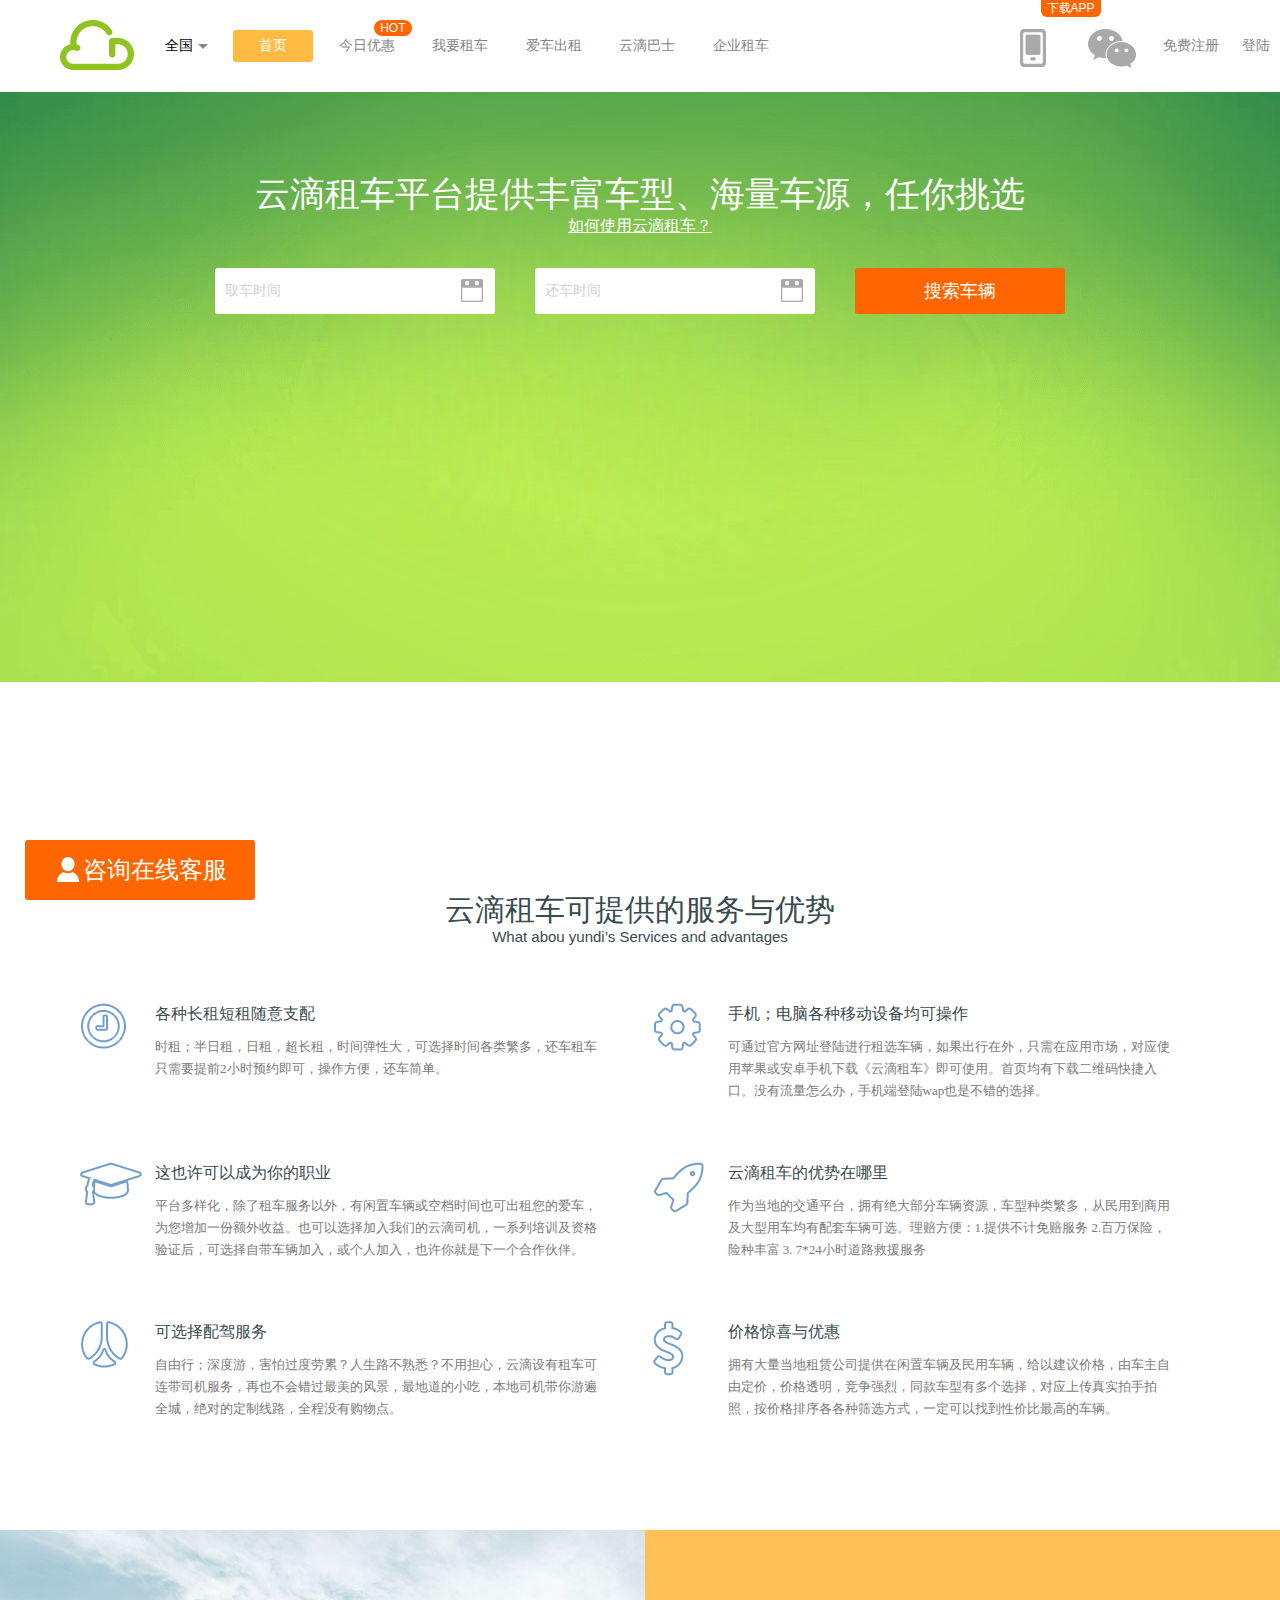
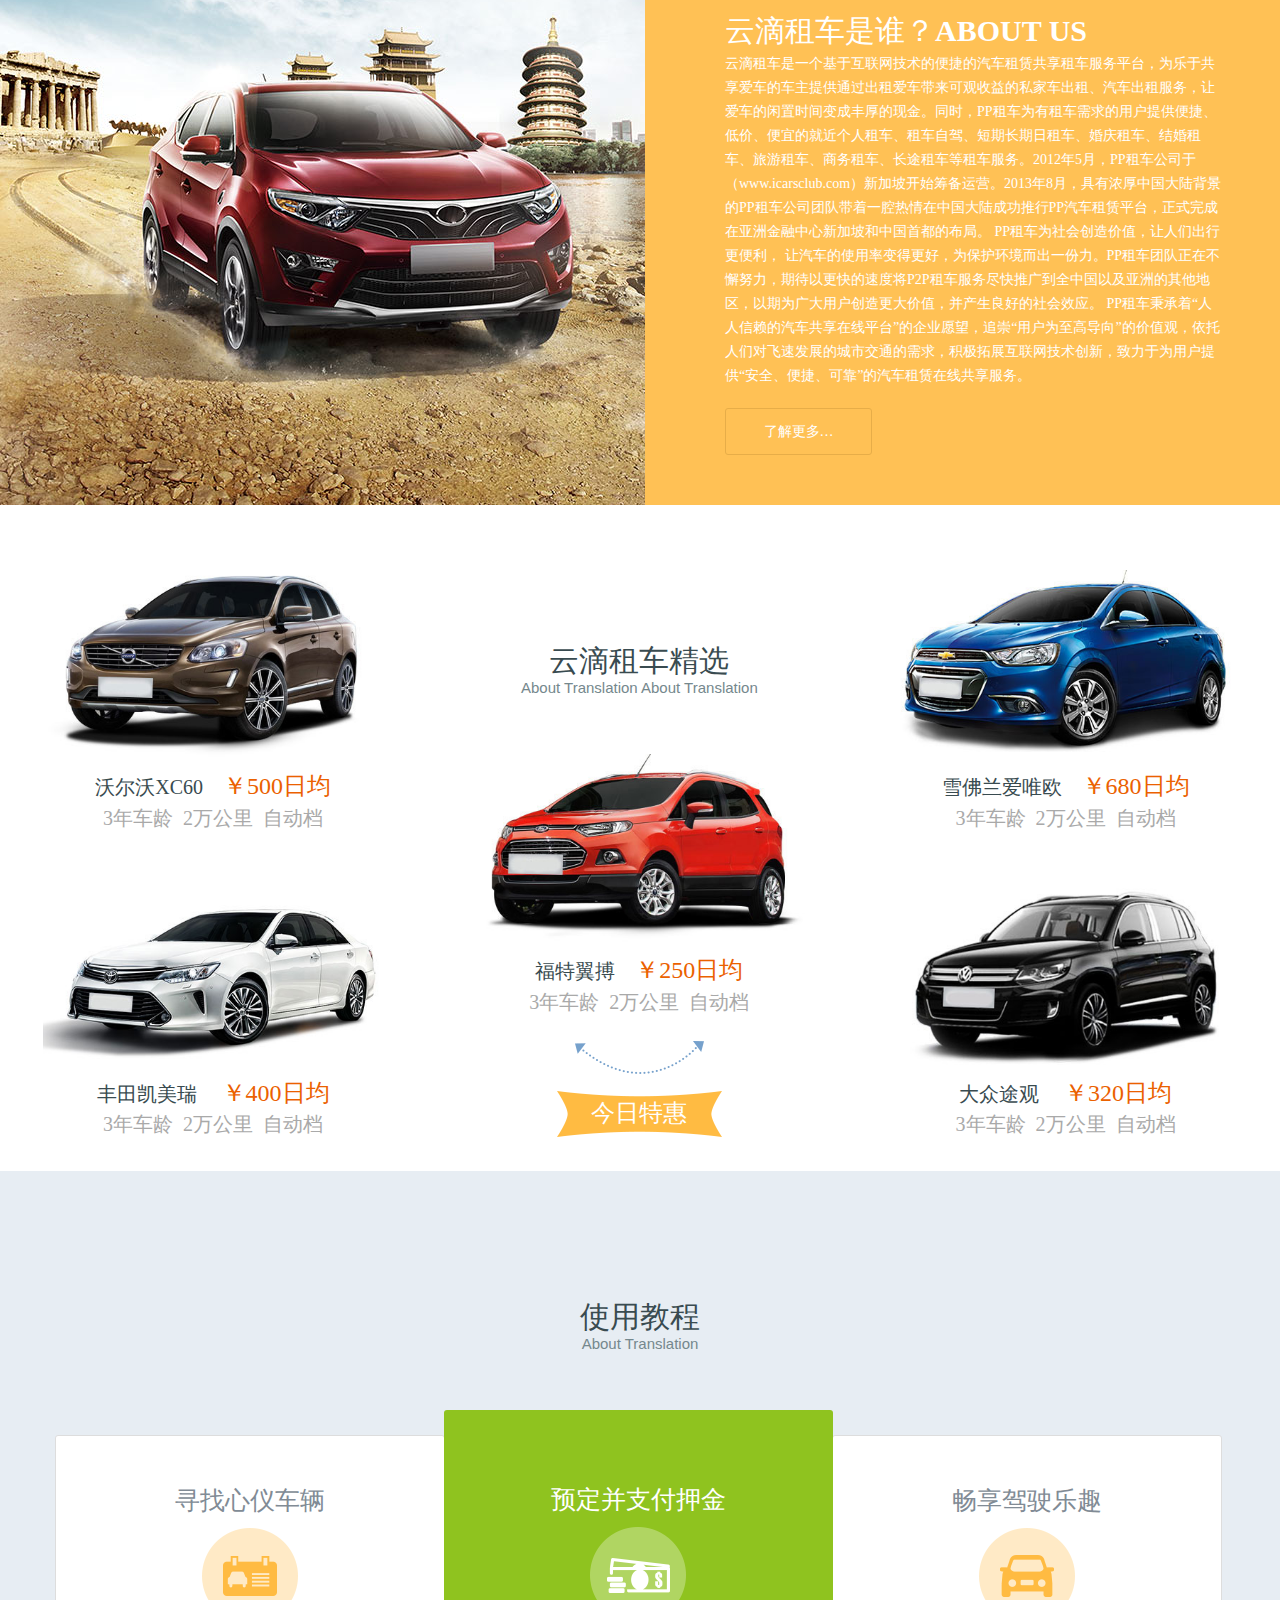
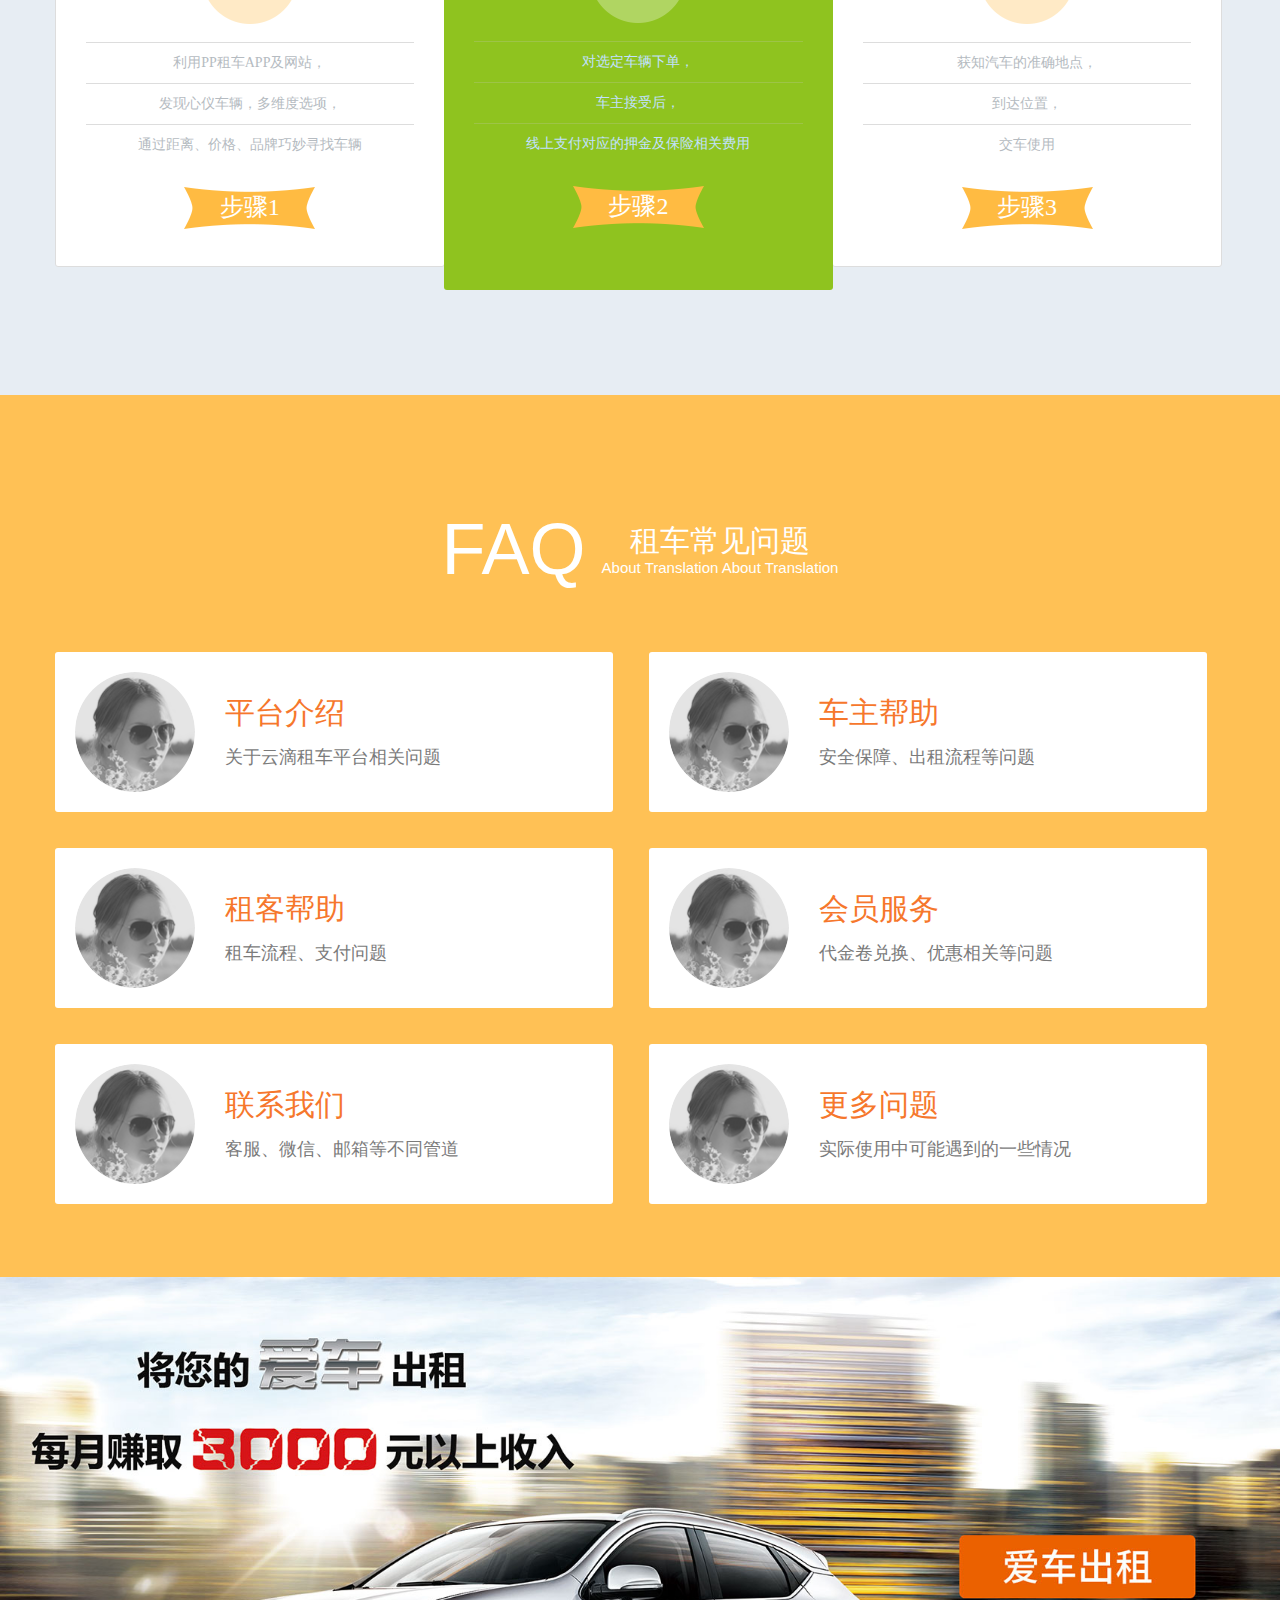
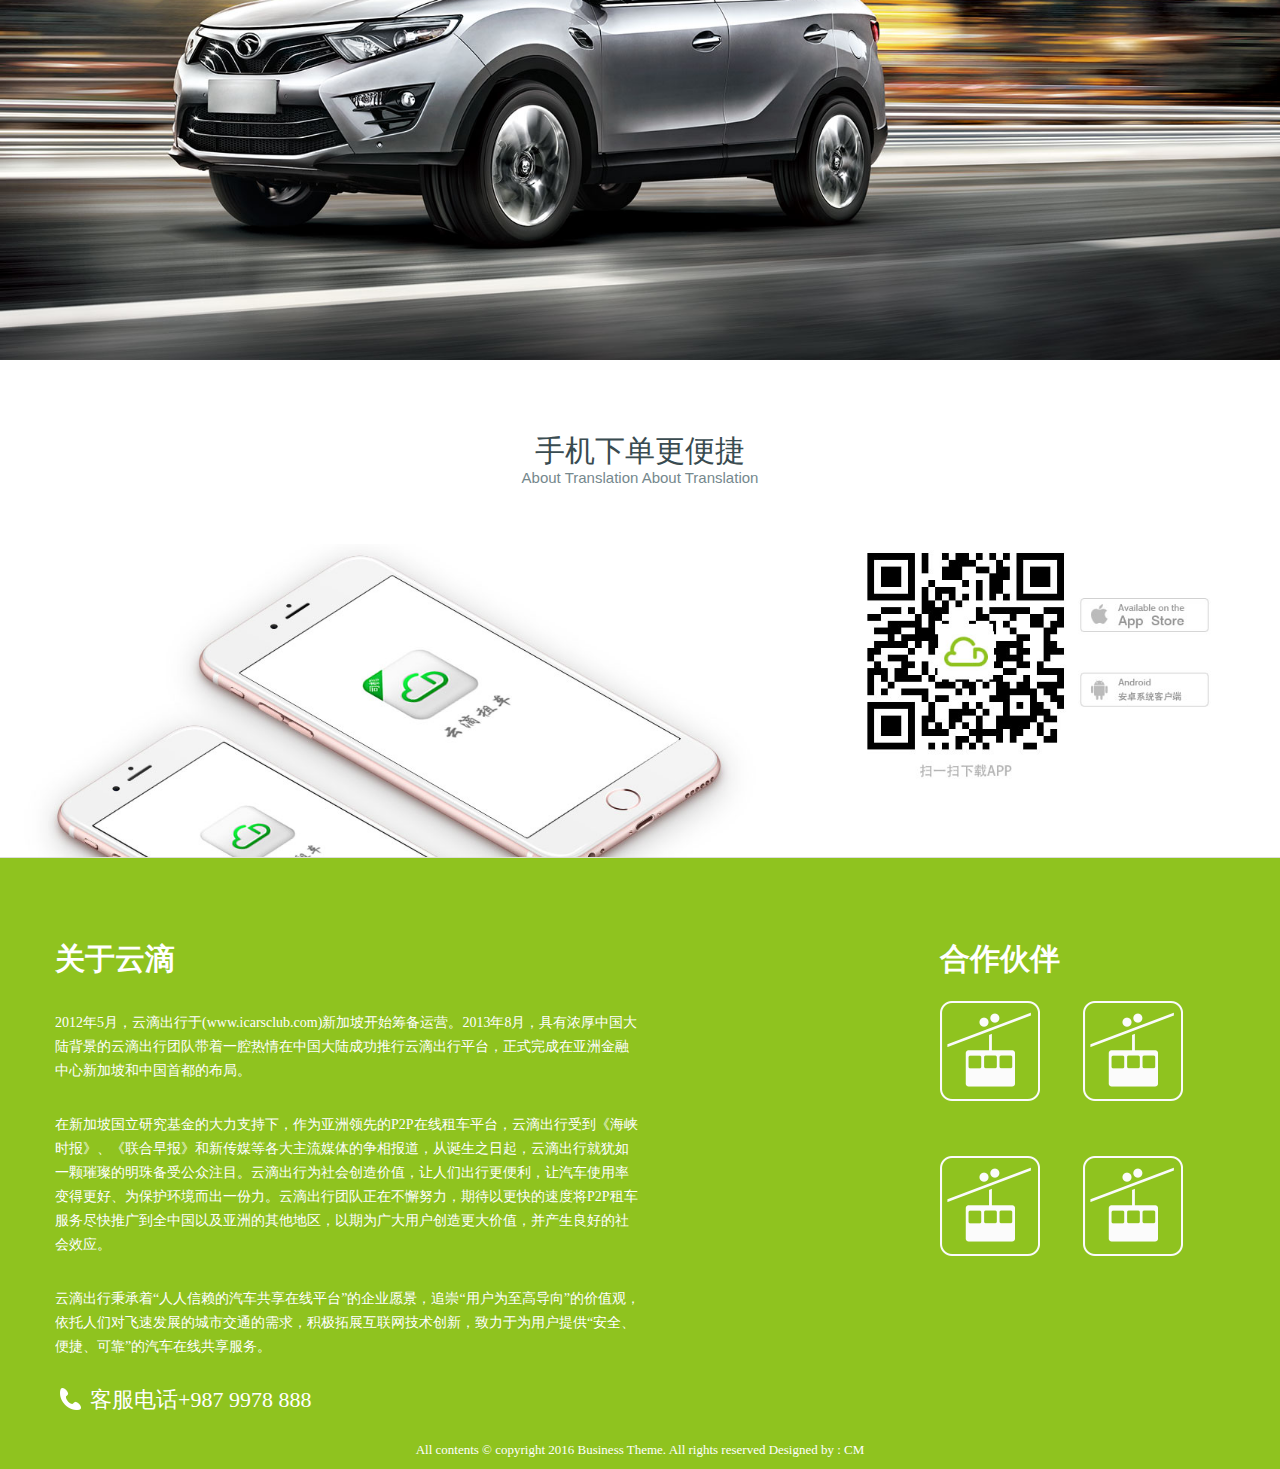
<file: index.html>
<!DOCTYPE html>

<!--[if lt IE 7]>  <html class="ie6" lang="zh-cmn-Hans"> <![endif]-->
<!--[if IE 7]>     <html class="ie7" lang="zh-cmn-Hans"> <![endif]-->
<!--[if IE 8]>     <html class="ie8" lang="zh-cmn-Hans"> <![endif]-->
<!--[if IE 9]>     <html class="ie9" lang="zh-cmn-Hans"> <![endif]-->
<!--[if (gt IE 9)|!(IE)]><!-->
<html lang="zh-cmn-Hans">
	<!--<![endif]-->

	<head>
		<meta charset="utf-8" />
		<meta http-equiv="X-UA-Compatible" content="IE=Edge,chrome=1">
		<meta name="renderer" content="webkit">
		<title>首页</title>
		<meta name="Description" content="" />
		<meta name="Keywords" content="" />
		<link rel="stylesheet" type="text/css" href="assets/css/common.css" />
		<link rel="stylesheet" type="text/css" href="assets/css/index.css" />
		<link rel="stylesheet" type="text/css" href="assets/css/datetime-picker.css" />
		<script src="assets/js/jquery-1.9.0.min.js" type="text/javascript"></script>
		<script src="assets/js/base.js" type="text/javascript"></script>
		<script src="assets/js/member.js" type="text/javascript"></script>
		<script src="assets/js/datetime-picker.js" type="text/javascript"></script>
		<!--[if lte IE 8]>
		<script src="assets/js/html5.js"></script>
	    <![endif]-->
	</head>

	<body>
		<header class="header header-fixed-top">
			<div class="header-wrap">
				<div class="header-left">
					<a class="logo fl-l" href=""><img src="assets/img/logo.png"></a>
					<div class="city-select">
						<span class="current-city" data-toggleparent="active">全国 <i class="triangle5"></i></span>
					</div>
				</div>
				<div class="header-right">
					<div class="qr-code-icon fl-l">
						<span class="tag tag-default">下载APP</span>
						<i class="header-icon app-icon icon"></i>
						<div class="icon qr-code-box qr-code-app">
							<img class="qr-code-box-img" src="assets/img/qr-code.png">
						</div>
					</div>
					<div class="qr-code-icon fl-l">
						<i class="header-icon weixin-icon icon"></i>
						<div class="icon qr-code-box qr-code-weixin">
							<img class="qr-code-box-img" src="assets/img/qr-code.png">
						</div>
					</div>
					<div class="user-link fl-l">
						<a href="reg.html">免费注册</a>
						<a href="javascript:;" data-toggleparent="active">登陆</a>	
		                <div class="login-form member-form pb55">
		                    <div class="login-tab">
		                        <a href="javascript:;" class="current fl-l">账户登录</a>
		                        <b class="h-line fl-l"></b>
		                        <a href="javascript:;" class="fl-r">手机动态登录</a>
		                    </div>
		                    <div class="login-tab-con current">
		                            <div class="input-group">
		                                <i class="icons icon-user"></i>
		                                <input type="text" name="username" id="username" class="i-text" placeholder="请输入手机号">
		                                <div class="error-tips"></div>
		                            </div>
		                            <div class="input-group">
		                                <i class="icons icon-key"></i>
		                                <input type="password" name="password" id="password" class="i-text" placeholder="请输入密码">
		                                <div class="error-tips"></div>
		                            </div>
		                    </div>
		                    <div class="login-tab-con">
		                            <div class="input-group">
		                                <i class="icons icon-user"></i>
		                                <input type="text" name="phonenumber" class="i-text" id="phonenumber" placeholder="请输入手机号码">
		                                <div class="error-tips"></div>
		                            </div>
		                            <div class="input-group">
		                                <i class="icons icon-key"></i>
		                                <span class="fl-r"><input type="button" class="vcode-btn btn" value=" 获取动态码"></span>
		                                <input type="text" name="vcode" id="vcode" class="i-text v-input" placeholder="请输入动态验证码">
		                                <div class="error-tips"></div>
		                            </div>
		                    </div>
		                    <div class="btn-op al-c pt20"><button type="submit" class="submit_button">登 录</button></div>
		                	<div class="links-op pt20">
		                      	<span class="fl-l">还不是会员？</span><a href="reg.html" class="fl-l">立即注册</a>
		                      	<a href="" class="fl-r">忘记密码？</a>
		                 	</div>
		                </div>
					</div>
				</div>
				<nav class="header-nav">
					<ul class="nav">
						<li>
							<a href="" class="active">首页</a>
						</li>
						<li>
							<a href="">今日优惠<span class="tag tag-default round frt">HOT</span></a>
						</li>
						<li>
							<a href="">我要租车</a>
						</li>
						<li>
							<a href="">爱车出租</a>
						</li>
						<li>
							<a href="">云滴巴士</a>
						</li>
						<li>
							<a href="">企业租车</a>
						</li>
					</ul>
				</nav>
			</div>
		</header>
		<div class="main-container">
			<div id="myCarousel" class="carousel slide" data-ride="carousel" data-width="1920" data-height="652">
				<div class="carousel-inner">
					<div class="pic-meadow"></div>
					<div class="pic-shadow"></div>
					<div class="pic-cloud cloud-1"></div>
					<div class="pic-cloud cloud-2"></div>
					<div class="pic-cloud cloud-3"></div>
					<div class="pic-cloud cloud-4"></div>
					<div class="pic-rainbow"></div>
					<div class="item active">
						<div class="slide slide-1">
							<img src="assets/img/car.png" alt="" class="sliderpic" />
						</div>
					</div>
				</div>
				<div class="search-box">
					<div class="t-txt">
						<p>云滴租车平台提供丰富车型、海量车源，任你挑选 </p>
						<a href="">如何使用云滴租车？</a>
					</div> 
					<div class="search-form">
		                <div class="fl-l input-group">
		                	<i class="icon icon-date"></i>
		                	<input type="text" id="in_time_begin" class="i-text radius" placeholder="取车时间">
		                </div>	
		                <div class="fl-l input-group">
		                	<i class="icon icon-date"></i>
		                	<input type="text" id="in_time_back" class="i-text radius" placeholder="还车时间">
		                </div>
		                <div class="fl-l input-group">
		                	<input type="submit" class="btn radius" value="搜索车辆">
		                </div>
					</div>
					<script type="text/javascript">
						$('.search-box .input-group .icon-date').click(function(){
							$(this).next('.i-text').focus();
						});
						$("#in_time_begin,#in_time_back").datetimepicker({
							format: "yyyy-mm-dd",
							minView : "month",
							pickDate: true,
							bootcssVer:3,
							todayHighlight : true,
							language : 'zh-CN'
						})
						.on('changeDate', function(e){
							var _yyyy = e.date.getFullYear();
							var _mm = e.date.getMonth() + 1;
							var _dd = e.date.getDate();
							_mm = (_mm < 10 ? '0' : '') + _mm;
							_dd = (_dd < 10 ? '0' : '') + _dd;
							var time = [_yyyy, _mm, _dd].join("-");
     	      				$('.datetimepicker-days').each(function(){
     	      					$(this).is(':visible') && $(this).find('.dt-input-date').text(time);
     	      				});
						});
					</script>
				</div>
			</div>
			<div class="block-con pt55 container">
				<div class="b-c-title">
					<p>云滴租车可提供的服务与优势 </p>
					<p><small>What abou yundi’s Services and advantages </small></p>
				</div>
				<div class="b-c-con pt55 ad-list">
					<ul>
						<li>
							<i class="icon icon-1"></i>
							<p class="p1">各种长租短租随意支配</p>
							<p class="p2">时租；半日租，日租，超长租，时间弹性大，可选择时间各类繁多，还车租车只需要提前2小时预约即可，操作方便，还车简单。</p>
						</li>
						<li>
							<i class="icon icon-2"></i>
							<p class="p1">手机；电脑各种移动设备均可操作</p>
							<p class="p2">可通过官方网址登陆进行租选车辆，如果出行在外，只需在应用市场，对应使用苹果或安卓手机下载《云滴租车》即可使用。首页均有下载二维码快捷入口。没有流量怎么办，手机端登陆wap也是不错的选择。</p>
						</li>
						<li>
							<i class="icon icon-3"></i>
							<p class="p1">这也许可以成为你的职业</p>
							<p class="p2">平台多样化，除了租车服务以外，有闲置车辆或空档时间也可出租您的爱车，为您增加一份额外收益。也可以选择加入我们的云滴司机，一系列培训及资格验证后，可选择自带车辆加入，或个人加入，也许你就是下一个合作伙伴。</p>
						</li>
						<li>
							<i class="icon icon-4"></i>
							<p class="p1">云滴租车的优势在哪里</p>
							<p class="p2">作为当地的交通平台，拥有绝大部分车辆资源，车型种类繁多，从民用到商用及大型用车均有配套车辆可选。理赔方便：1.提供不计免赔服务    2.百万保险，险种丰富   3. 7*24小时道路救援服务</p>
						</li>
						<li>
							<i class="icon icon-5"></i>
							<p class="p1">可选择配驾服务</p>
							<p class="p2">自由行；深度游，害怕过度劳累？人生路不熟悉？不用担心，云滴设有租车可连带司机服务，再也不会错过最美的风景，最地道的小吃，本地司机带你游遍全城，绝对的定制线路，全程没有购物点。</p>
						</li>
						<li>
							<i class="icon icon-6"></i>
							<p class="p1">价格惊喜与优惠</p>
							<p class="p2">拥有大量当地租赁公司提供在闲置车辆及民用车辆，给以建议价格，由车主自由定价，价格透明，竞争强烈，同款车型有多个选择，对应上传真实拍手拍照，按价格排序各各种筛选方式，一定可以找到性价比最高的车辆。</p>
						</li>
					</ul>
				</div>
			</div>
			<div class="block-con object-block">
				<img src="assets/img/picture.jpg" alt="" class="imgl-object fl-l" />
				<div class="container">
					<div class="object-desc">
						<p class="p1">云滴租车是谁？<b>About Us</b></p>
						<p class="p2">
							云滴租车是一个基于互联网技术的便捷的汽车租赁共享租车服务平台，为乐于共享爱车的车主提供通过出租爱车带来可观收益的私家车出租、汽车出租服务，让爱车的闲置时间变成丰厚的现金。同时，PP租车为有租车需求的用户提供便捷、低价、便宜的就近个人租车、租车自驾、短期长期日租车、婚庆租车、结婚租车、旅游租车、商务租车、长途租车等租车服务。2012年5月，PP租车公司于（www.icarsclub.com）新加坡开始筹备运营。2013年8月，具有浓厚中国大陆背景的PP租车公司团队带着一腔热情在中国大陆成功推行PP汽车租赁平台，正式完成在亚洲金融中心新加坡和中国首都的布局。
	PP租车为社会创造价值，让人们出行更便利， 让汽车的使用率变得更好，为保护环境而出一份力。PP租车团队正在不懈努力，期待以更快的速度将P2P租车服务尽快推广到全中国以及亚洲的其他地区，以期为广大用户创造更大价值，并产生良好的社会效应。 PP租车秉承着“人人信赖的汽车共享在线平台”的企业愿望，追崇“用户为至高导向”的价值观，依托人们对飞速发展的城市交通的需求，积极拓展互联网技术创新，致力于为用户提供“安全、便捷、可靠”的汽车租赁在线共享服务。
						</p>
						<a href="" class="btn radius mt20">了解更多…</a>
					</div>
				</div>
			</div>
			<div class="block-con pt20 pb25 hotlist-block">
				<div class="b-c-con hotcartlist">
					<ul>
						<li>
							<a href=""><img src="assets/img/car/img-1.jpg" alt="" /></a>
							<p class="p1">沃尔沃XC60<span>￥500日均</span></p>
							<p class="p2"><span>3年车龄</span><span>2万公里</span><span>自动档</span></p>
						</li>
						<li>
							<a href=""><img src="assets/img/car/img-2.jpg" alt="" /></a>
							<p class="p1">丰田凯美瑞 <span>￥400日均</span></p>
							<p class="p2"><span>3年车龄</span><span>2万公里</span><span>自动档</span></p>
						</li>
					</ul>
					<ul>
						<li>							
							<div class="b-c-title pt80 pb55">
								<p> 云滴租车精选  </p>
								<p><small class="c_75888d">About Translation  About Translation</small></p>
							</div>
							<a href=""><img src="assets/img/car/img-3.jpg" alt="" /></a>
							<p class="p1">福特翼搏<span>￥250日均</span></p>
							<p class="p2"><span>3年车龄</span><span>2万公里</span><span>自动档</span></p>
							<div class="label-con">
								<span class="label">今日特惠</span>
							</div>
						</li>
					</ul>
					<ul>
						<li>
							<a href=""><img src="assets/img/car/img-4.jpg" alt="" /></a>
							<p class="p1">雪佛兰爱唯欧<span>￥680日均</span></p>
							<p class="p2"><span>3年车龄</span><span>2万公里</span><span>自动档</span></p>
						</li>
						<li>
							<a href=""><img src="assets/img/car/img-5.jpg" alt="" /></a>
							<p class="p1">大众途观 <span>￥320日均</span></p>
							<p class="p2"><span>3年车龄</span><span>2万公里</span><span>自动档</span></p>
						</li>
					</ul>
				</div>
			</div>
			<div class="block-con pt55 pb80 lesson-block">				
				<div class="b-c-title pt80 pb55">
					<p>使用教程   </p>
					<p><small class="c_75888d">About Translation</small></p>
				</div>				
				<div class="b-c-con container">
					<div class="lesson-item">
						<div class="radius">
							<div class="lesson-tit">寻找心仪车辆</div>
							<div class="lesson-icon"><i class="icon-11"></i></div>
							<ul>
								<li>利用PP租车APP及网站，  </li>
								<li>发现心仪车辆，多维度选项，</li>
								<li>通过距离、价格、品牌巧妙寻找车辆</li>
							</ul>
							<div class="al-c pb25 pt10"><span class="label">步骤1</span></div>
						</div>		
					</div>		
					<div class="lesson-item active">
						<div class="radius">
							<div class="lesson-tit">预定并支付押金</div>
							<div class="lesson-icon"><i class="icon-12"></i></div>
							<ul>
								<li>对选定车辆下单，  </li>
								<li>车主接受后，</li>
								<li>线上支付对应的押金及保险相关费用</li>
							</ul>
							<div class="al-c pb25 pt10"><span class="label">步骤2</span></div>
						</div>					
					</div>					
					<div class="lesson-item">
						<div class="radius">
							<div class="lesson-tit">畅享驾驶乐趣</div>
							<div class="lesson-icon"><i class="icon-13"></i></div>
							<ul> 
								<li>获知汽车的准确地点，  </li>
								<li>到达位置，</li>
								<li>交车使用</li>
							</ul>
							<div class="al-c pb25 pt10"><span class="label">步骤3</span></div>
						</div>								
					</div>								
				</div>
			</div>
			<div class="block-con pt55 pb55 faq-block">				
				<div class="b-c-title pt80 pb55">
					<div class="b-c-inline">						
						<span class="title-label">FAQ</span>
						<span>租车常见问题     </span>
						<span><small>About Translation  About Translation</small></span>
					</div>
				</div>				
				<div class="b-c-con container faq-list">
					<ul>
						<li>
							<div class="faq-item">
								<img src="assets/img/avatar.png" class="avatar" />
								<p class="p1 pt20"><a href="">平台介绍</a></p>
								<p class="p2 pt10">关于云滴租车平台相关问题</p>
							</div>
						</li>
						<li>
							<div class="faq-item">
								<img src="assets/img/avatar.png" class="avatar" />
								<p class="p1 pt20"><a href="">车主帮助</a></p>
								<p class="p2 pt10">安全保障、出租流程等问题</p>
							</div>
						</li>
						<li>
							<div class="faq-item">
								<img src="assets/img/avatar.png" class="avatar" />
								<p class="p1 pt20"><a href="">租客帮助</a></p>
								<p class="p2 pt10">租车流程、支付问题</p>
							</div>
						</li>
						<li>
							<div class="faq-item">
								<img src="assets/img/avatar.png" class="avatar" />
								<p class="p1 pt20"><a href="">会员服务</a></p>
								<p class="p2 pt10">代金卷兑换、优惠相关等问题</p>
							</div>
						</li>
						<li>
							<div class="faq-item">
								<img src="assets/img/avatar.png" class="avatar" />
								<p class="p1 pt20"><a href="">联系我们</a></p>
								<p class="p2 pt10">客服、微信、邮箱等不同管道</p>
							</div>
						</li>
						<li>
							<div class="faq-item">
								<img src="assets/img/avatar.png" class="avatar" />
								<p class="p1 pt20"><a href="">更多问题</a></p>
								<p class="p2 pt10">实际使用中可能遇到的一些情况</p>
							</div>
						</li>
					</ul>
				</div>
			</div>
			<div class="block-con">
				<a href=""> <img src="assets/img/picture-2.jpg" alt="" class="full-object" /> </a>
			</div>
			<div class="block-con app-block al-c">			
				<div class="b-c-title pt80 pb55">
					<p>手机下单更便捷     </p>
					<p><small class="c_75888d">About Translation  About Translation</small></p>
				</div>				
				<a href=""> <img src="assets/img/picture-3.jpg" alt="" class="img-object" /> </a>
			</div>
			<div class="block-con joinus-block">			
				
			</div>
		</div>
		<footer class="footer pt80">
			<div class="container">
				<div class="footer-top">
					<dl>
						<dt>关于云滴</dt>
						<dd>
							<p> 2012年5月，云滴出行于(www.icarsclub.com)新加坡开始筹备运营。2013年8月，具有浓厚中国大陆背景的云滴出行团队带着一腔热情在中国大陆成功推行云滴出行平台，正式完成在亚洲金融中心新加坡和中国首都的布局。</p>
							<p>在新加坡国立研究基金的大力支持下，作为亚洲领先的P2P在线租车平台，云滴出行受到《海峡时报》、《联合早报》和新传媒等各大主流媒体的争相报道，从诞生之日起，云滴出行就犹如一颗璀璨的明珠备受公众注目。云滴出行为社会创造价值，让人们出行更便利，让汽车使用率变得更好、为保护环境而出一份力。云滴出行团队正在不懈努力，期待以更快的速度将P2P租车服务尽快推广到全中国以及亚洲的其他地区，以期为广大用户创造更大价值，并产生良好的社会效应。</p>
							<p>云滴出行秉承着“人人信赖的汽车共享在线平台”的企业愿景，追崇“用户为至高导向”的价值观，依托人们对飞速发展的城市交通的需求，积极拓展互联网技术创新，致力于为用户提供“安全、便捷、可靠”的汽车在线共享服务。</p>
						</dd>
						<dd>
							<div class="phonenum mt25"><i class="icon"></i> 客服电话+987 9978 888 </div>
						</dd>
					</dl>
					<dl class="coop-friends">
						<dt>合作伙伴</dt>
						<dd>
							<a href="" class="fl-l">  
								<img src="assets/img/coop-icon.png" alt="" />
							</a>
							<a href="" class="fl-r">  
								<img src="assets/img/coop-icon.png" alt="" />
							</a>
							<a href="" class="fl-l">  
								<img src="assets/img/coop-icon.png" alt="" />
							</a>
							<a href="" class="fl-r">  
								<img src="assets/img/coop-icon.png" alt="" />
							</a>
						</dd>
					</dl>
				</div>
				<div class="copyright mt25 pb10">
					All contents © copyright 2016 Business Theme. All rights reserved Designed by : CM
				</div>
			</div>
		</footer>
		<div class="chat-online">
			<button class="btn radius"><span class="chat"><i class="icon"></i>咨询在线客服</span></button>
		</div>
	</body>
</html>
</file>
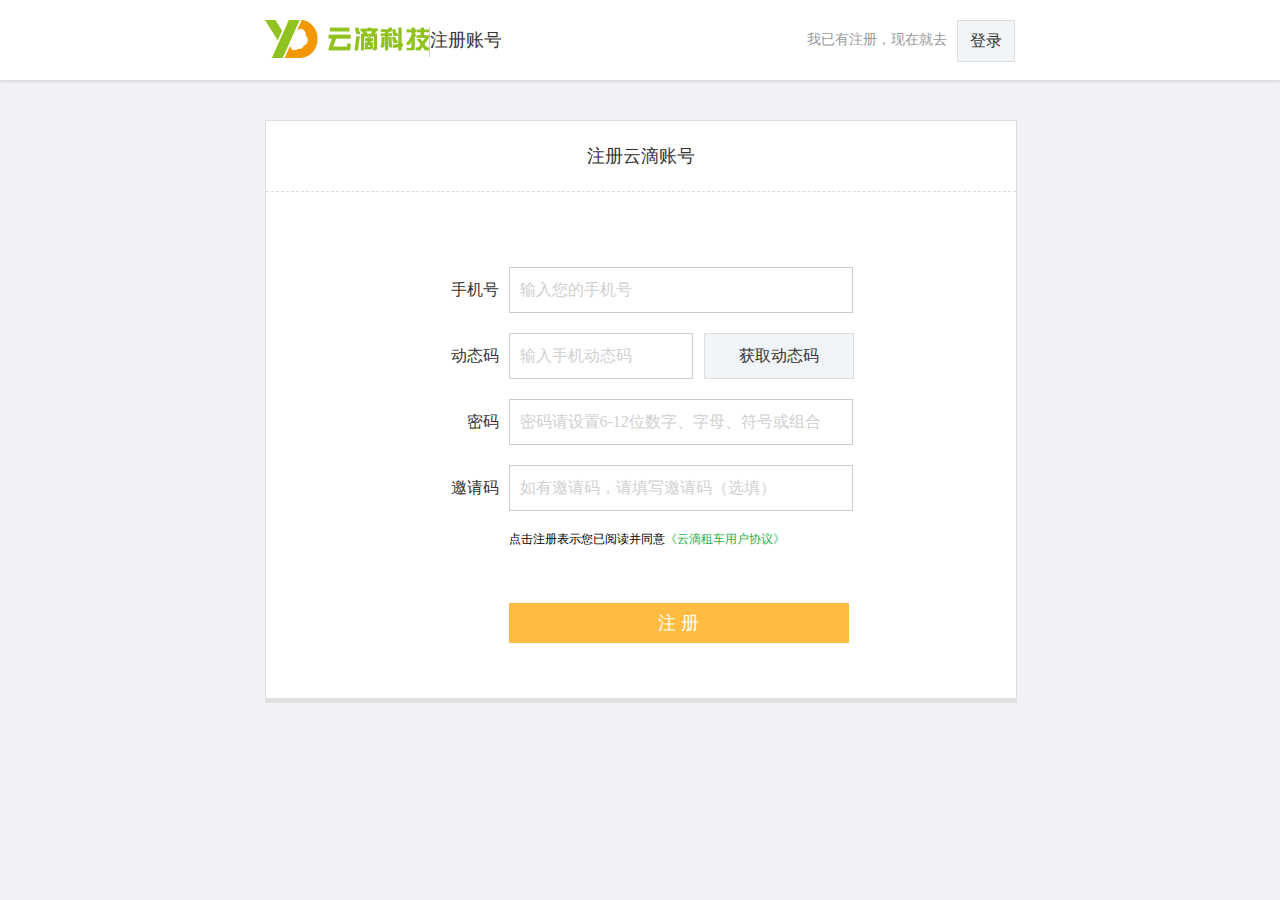
<file: reg.html>
<!DOCTYPE html>

<!--[if lt IE 7]>  <html class="ie6" lang="zh-cmn-Hans"> <![endif]-->
<!--[if IE 7]>     <html class="ie7" lang="zh-cmn-Hans"> <![endif]-->
<!--[if IE 8]>     <html class="ie8" lang="zh-cmn-Hans"> <![endif]-->
<!--[if IE 9]>     <html class="ie9" lang="zh-cmn-Hans"> <![endif]-->
<!--[if (gt IE 9)|!(IE)]><!-->
<html lang="zh-cmn-Hans">
	<!--<![endif]-->

	<head>
		<meta charset="utf-8" />
		<meta http-equiv="X-UA-Compatible" content="IE=Edge,chrome=1">
		<meta name="renderer" content="webkit">
		<title>会员注册</title>
		<meta name="Description" content="" />
		<meta name="Keywords" content="" />
		<link rel="stylesheet" type="text/css" href="assets/css/common.css" />
		<link rel="stylesheet" type="text/css" href="assets/css/member.css" />
		<script src="assets/js/jquery-1.9.0.min.js" type="text/javascript"></script>
		<!--[if lte IE 8]>
		<script src="assets/js/html5.js"></script>
	    <![endif]-->
	</head>

	<body>
		<header class="member-header">
			<div class="s-container">
				<div class="header-l fl-l">
					<a class="logo fl-l" href=""><img src="assets/img/s-logo.png"></a>
					<b class="h-line fl-l"></b>
					<span>注册账号</span>
				</div>
				<div class="header-r fl-r">
					<a href="" class="btn fl-r ml10">登录</a>
					<span class="fl-r">我已有注册，现在就去</span>
				</div>
			</div>
		</header>
		<div class="s-container">		
          	<div class="reg-form member-form">                	
                <div class="head-tit">注册云滴账号</div>
                <div class="reg-con pt55 pb55">
                            <div class="input-group">
                                <label for="">手机号</label>
                                <input type="text" name="phonenumber" id="phonenumber" class="i-text" placeholder="输入您的手机号">
                                <div class="error-tips"></div>
                            </div>
                            <div class="input-group">
                                <label for="">动态码</label>
                                <span class="fl-r"><input type="button" class="vcode-btn btn" value=" 获取动态码"></span>
                                <input type="text" name="vcode" id="vcode" class="i-text v-input" placeholder="输入手机动态码">
                                <div class="error-tips"></div>
                            </div>
                            <div class="input-group">
                                <label for="">密码</label>
                                <input type="password" name="password" id="password" class="i-text" placeholder="密码请设置6-12位数字、字母、符号或组合" onchange="checkPasswords()">
                                <div class="error-tips"></div>
                            </div>
                            <div class="input-group">
                                <label for="">邀请码</label>
                                <input type="password" name="joincode" id="joincode" class="i-text" placeholder="如有邀请码，请填写邀请码（选填）">
                                
                            </div>
                    <div class="assignment">点击注册表示您已阅读并同意<a href="">《云滴租车用户协议》</a></div>
                    <div class="btn-op pt55"><button type="submit" class="submit_button" onClick="submit();">注 册</button></div>
                </div>
         	</div>
		</div>
		<script type="text/javascript">

        var _phonenumber = $("#phonenumber");
        var _vcode = $("#vcode");
        var _password = $("#password");
        var _passwordagain = $("#passwordagain");

        $('.member-form .input-group input').keyup(function(){
            $(this).siblings(".error-tips").html('').hide();
        });

        function submit() {
            if(_phonenumber.val()==""){ 
                _phonenumber.siblings(".error-tips").html('<span class="onError"><i class="icons"></i>手机号码不能为空！</span>').show();
                _phonenumber.focus(); 
                return false; 
            }
            if (!_phonenumber.val().match(/^(1(([35][0-9])|(47)|[8][01236789]))\d{8}$/)) {
                _phonenumber.siblings(".error-tips").html('<span class="onError"><i class="icons"></i>手机号码格式不正确！</span>').show();
                _phonenumber.focus(); 
                return false; 
            } 
            else _phonenumber.siblings(".error-tips").html('').hide();

            if(_vcode.val()==""){ 
                _vcode.siblings(".error-tips").html('<span class="onError"><i class="icons"></i>验证码不能为空！</span>').show();
                _phonenumber.siblings(".error-tips").html('<span class="onSuccess"><i class="icons"></i></span>').show();
                _vcode.focus(); 
                return false; 
            }
            else if (!_vcode.val().match(/^.{6}$/)) {
                _vcode.siblings(".error-tips").html('<span class="onError"><i class="icons"></i>验证码长度不正确！</span>').show();
                _phonenumber.siblings(".error-tips").html('<span class="onSuccess"><i class="icons"></i></span>').show();
                _vcode.focus(); 
                return false; 
            } 
            else _vcode.siblings(".error-tips").html('').hide();

            if(_password.val()==""){ 
                _password.siblings(".error-tips").html('<span class="onError"><i class="icons"></i>密码不能为空！</span>').show();
                _passwordagain.siblings(".error-tips").html('').hide();
                _password.focus(); 
                return false; 
            }
            else if (!_password.val().match(/^[\w]{6,12}$/)) {
                _password.siblings(".error-tips").html('<span class="onError"><i class="icons"></i>密码长度不正确！</span>').show();
                _passwordagain.siblings(".error-tips").html('').hide();
                _password.focus(); 
                return false; 
            };
            checkPasswords();
        }
        function checkPasswords() {
            if (_password.val() != _passwordagain.val())  _passwordagain.siblings(".error-tips").html('<span class="onError">两次输入的密码不匹配</span>').show();
            else  _passwordagain.siblings(".error-tips").html('').hide();
        } 
        $('.member-form .vcode-btn').click(function(){        	
            if(_phonenumber.val()!=="" && _phonenumber.val().match(/^(1(([35][0-9])|(47)|[8][01236789]))\d{8}$/)){             	
	        	$(this).val(' 58秒后重新获取动态码').addClass('loading');
	        	_vcode.siblings(".error-tips").html('<span class="c_999">短信动态码已发送,<br> 请您在30分钟内填写</span>').show();
	        	_phonenumber.siblings(".error-tips").html('<span class="onSuccess"><i class="icons"></i></span>').show();
            }
            else{
            	_phonenumber.siblings(".error-tips").html('<span class="onError"><i class="icons"></i>请输入手机号码！</span>').show();
            }
        });
    </script>
	</body>

</html>
</file>
<file: assets/css/index.css>
/* Carousel */
.carousel {
	position: relative;
	height: 752px;
	box-sizing: content-box;
}
.carousel .pic_bg{
	position: absolute;
	bottom: 0;
	width:100%;
	background: #fff;
	height:162px;
	z-index: 99991;
}
.carousel .pic-shadow{
	position: absolute;
	top:0;
	left:50%;
	width:1241px;
	height:590px;
	margin-left:-620px;
	z-index: 999;
	background: url(../img/pic-shadow.png) no-repeat center top;
}
.carousel .pic-meadow{	
	position: absolute;
	top:0;
	left:50%;
	width:1241px;
	height:590px;
	margin-left:-620px;
	z-index: 998;
	background: url(../img/pic-meadow.png) no-repeat center bottom;
}
.carousel .pic-rainbow{	
	opacity: 0;
	position: absolute;
	top:0;
	left:50%;
	width:422px;
	height:367px;
	margin-left:190px;
	z-index: 10;
	background: url(../img/pic-rainbow.png) no-repeat right top;
	-webkit-animation-duration: 1.5s;
	animation-duration: 1.5s;
	animation-timing-function: ease-in-out;
}
.carousel .pic-cloud{	
	position: absolute;
	top:0;
	left:0;
	width:100%;
	height:590px;
}
.carousel .cloud-1{width:898px;left:50%;margin-left:-620px;height:471px;top:110px;z-index: 900;background: url(../img/cloud1.png) no-repeat left top;}
.carousel .cloud-2{width:721px;left:50%;margin-left:-102px;height:536px;top:20px;z-index: 70;background: url(../img/cloud2.png) no-repeat right top;}
.carousel .cloud-3{width:206px;left:50%;margin-left:410px;top:75px;height:154px;z-index: 980;background: url(../img/cloud3.png) no-repeat left top;}
.carousel .cloud-4{width:219px;left:50%;margin-left:-580px;top:160px;height:168px;z-index: 990;background: url(../img/cloud4.png) no-repeat right top;}

.carousel .cloud-4{
	opacity: 0;
	-webkit-animation-duration: 10s;
	animation-duration: 10s;
	animation-iteration-count: infinite;
}

.carousel .cloud-3{
	opacity: 0;
	-webkit-animation-duration: 10s;
	animation-duration: 10s;
	animation-iteration-count: infinite;
}
.carousel .pic-meadow{	
	opacity: 0;
	-webkit-animation-name: bounceInUp;
	animation-name: bounceInUp;	
	animation-delay: 1s;
	-webkit-animation-delay: 1s;
	-webkit-animation-duration: 0.75s;
	animation-duration: 0.75s;
	animation-iteration-count: 1;
}
.carousel .cloud-2{
	opacity: 0;
	-webkit-animation-name: bounceInDown;
	animation-name: bounceInDown;	
	animation-delay: 2.5s;
	-webkit-animation-delay: 2.5s;
	-webkit-animation-duration: 0.5s;
	animation-duration: 0.5s;
	animation-iteration-count: 1;
	animation-timing-function: linear;
}
.carousel .cloud-1{
	opacity: 0;
	-webkit-animation-name: fadeInDown;
	animation-name: fadeInDown;	
	animation-delay: 1.75s;
	-webkit-animation-delay: 1.75s;
	-webkit-animation-duration: 0.75s;
	animation-duration: 0.75s;
	animation-iteration-count: 1;
}
.carousel .cloud-1.fadeIn{opacity: 1;}
.carousel .cloud-2.fadeIn{opacity: 1;}
.carousel .pic-meadow.fadeIn{opacity: 1;}
.carousel .pic-rainbow.fadeIn{opacity: 1;}
.carousel .active .sliderpic.fadeIn{opacity: 1;}

.carousel-inner {
	position: relative;
	width: 100%;
	height: 100%;
	overflow: hidden;
	background: url(../img/pic-1.jpg) no-repeat center bottom;
}

.carousel-inner> .item {
	position: relative;
	display: none;
}

.carousel-inner> .item> img,
.carousel-inner> .item> a> img {
	line-height: 1;
}

.carousel-inner> .active {
	display: block;
	left: 0;
	-webkit-transition: .6s ease-in-out left;
	-o-transition: .6s ease-in-out left;
	transition: .6s ease-in-out left;
}

.carousel-caption {
	z-index: 10;
}

.carousel .item {
	height: 100%;
}

.carousel-inner .item .slide {
	position: absolute;
	top: 0;
	left: 0;
	width: 100%;
	height: 100%;
}

.carousel-inner .sliderpic{width:664px;height:323px;position: absolute;left:50%;bottom:0;margin-left:-332px;z-index:99999;}
.carousel-inner .active .sliderpic{
	opacity: 0;
	-webkit-animation-name: bounceInDown;
	animation-name: bounceInDown;	
	animation-delay: 2.6s;
	-webkit-animation-delay:2.6s;
	-webkit-animation-duration: .5s;
	animation-duration: .5s;
	animation-iteration-count: 1;
}


.carousel-indicators {
	position: absolute;
	bottom: 20px;
	left: 50%;
	z-index: 15;
	width: 60%;
	padding-left: 0;
	margin-left: -30%;
	text-align: center;
	list-style: none;
}

.carousel-indicators li {
	display: inline-block;
	width: 10px;
	height: 10px;
	margin: 1px;
	text-indent: -999px;
	cursor: pointer;
	border: 2px solid #dedfe0;
	border-radius: 10px;
}

.carousel-indicators .active {
	border: 2px solid #1da8dd;
}
.carousel .qrcode{position: absolute;top:90px;left: 50%;margin-left:-595px;}
.carousel .search-box{position: absolute;top:0;width:850px;left:50%;margin-left:-425px;z-index:1000;}
.search-box{}
.search-box .t-txt{font-size: 35px;color: #fff;line-height: 25px;margin-top:90px;margin-bottom: 30px; text-align: center;}
.search-box .t-txt a{font-size: 16px;color: #fff;text-decoration: underline;}
.search-box .search-form{}
.search-box .input-group .icon-date{position: absolute;right:40px;top:0;cursor:pointer;background-position: -120px -190px;width:46px;height:46px;}
.search-box .search-form .i-text{width:260px;height:26px;padding:10px;box-sizing: content-box;border:0;margin-right:40px;}
.search-box .search-form .btn{width:210px;height:46px;line-height:46px;background: #ff6600;color:#fff;font-size:18px;border:0;}

.block-con{}
.b-c-title{color:#394b50;font-size: 30px;text-align: center;line-height: 22px;font-family: arial,"黑体";}
.b-c-title small{font-size: 50%;}
.b-c-title .title-label{font-size: 72px;}
.ad-list{overflow: hidden;margin-left:25px;}
.ad-list li{float: left;width:50%;position: relative;padding-bottom:60px;}
.ad-list li .icon{float: left;width:75px;min-height:60px;}
.ad-list li .icon-1{background-position: 0 0;}
.ad-list li .icon-2{background-position: -75px 0;}
.ad-list li .icon-3{background-position: -150px 0;}
.ad-list li .icon-4{background-position: -225px 0;}
.ad-list li .icon-5{background-position: -300px 0;}
.ad-list li .icon-6{background-position: -375px 0;}
.ad-list li:hover .icon-1{background-position: 0 -60px;}
.ad-list li:hover .icon-2{background-position: -75px -60px;}
.ad-list li:hover .icon-3{background-position: -150px -60px;}
.ad-list li:hover .icon-4{background-position: -225px -60px;}
.ad-list li:hover .icon-5{background-position: -300px -60px;}
.ad-list li:hover .icon-6{background-position: -375px -60px;}
.ad-list li > p{margin-left: 75px;margin-right:50px;}
.ad-list li .p1{color:#394b50;font-size: 16px;margin-bottom: 10px;}
.ad-list li .p2{color:#7b7b7b;font-size: 13px;line-height: 22px;height:66px;}
.object-block{background: #ffc155;overflow:hidden;margin-top:50px;position: relative;}
.imgl-object{position: absolute;left:0;top:50%;margin-top:-311px;}
.object-desc{padding: 80px 0 50px 80px;float: right;width:500px;background: #ffc155;position: relative;z-index: 2;}
.object-desc .p1{text-transform: uppercase;color:#fff;font-size: 30px;}
.object-desc .p2{font-size: 14px;line-height: 24px;color:#fff;}
.object-desc .btn{font-size: 14px;width:145px;height:45px;line-height: 45px;color:#fff;border:1px solid #e7ad48;}
.hotcartlist .label-con{background: url(../img/dotted-arrow.png) no-repeat top center;width:165px;padding-top:40px;margin:25px auto 0;}
.hotcartlist .label-con .label{background: url(../img/icon-bg.png) no-repeat center center;display:inline-block;width:165px;}
.hotcartlist{overflow: hidden;}
.hotcartlist ul{float: left;width:33.3%;}
.hotcartlist li{text-align: center;padding-top:45px;}
.hotcartlist li img{max-width: 80%;}
.hotcartlist li img:hover{transform: scale(1.25);transition: ease-in-out;transition-duration: .5s;}
.hotcartlist li p{position: relative;}
.hotcartlist li .p1{font-size: 20px;color:#394b50;}
.hotcartlist li .p1 span{font-size: 24px;color:#eb6100;margin-left:20px;}
.hotcartlist li .p2{color:#a9a9a9;font-size: 20px;}
.hotcartlist li .p2 span{margin:0 5px;}
.lesson-block{background: #e7edf3;}
.lesson-block .b-c-con{overflow: hidden;padding-top:25px;}
.lesson-item{width:33.3%;float:left;}
.lesson-item .radius{border:1px solid #ddd;background: #fff;position: relative;height:430px;}
.lesson-item.active{margin-left:-1px;margin-right:-1px;}
.lesson-item.active .radius{background: #8fc31f;z-index: 9;height:480px;top:-25px;border: 0;}
.lesson-item ul{margin:0 30px;}
.lesson-item li{color:#b5bbc1;font-size: 14px;border-top:1px solid #ddd;line-height: 40px;text-align: center;}
.lesson-item.active li{color:#c2e1ff;border-top:1px solid #9dc447;}
.lesson-item .lesson-tit{color:#818b95;font-size: 25px;line-height: 30px;text-align: center;padding: 50px 0 0;}
.lesson-item.active .lesson-tit{color:#fff;padding-top:75px;}
.lesson-item .lesson-icon{text-align: center;}
.lesson-item .lesson-icon i{display: inline-block;width:100px;height:120px;}
.lesson-item .lesson-icon .icon-11{background: url(../img/icon-11.png) no-repeat center center;}
.lesson-item .lesson-icon .icon-12{background: url(../img/icon-12.png) no-repeat center center;}
.lesson-item .lesson-icon .icon-13{background: url(../img/icon-13.png) no-repeat center center;}
.faq-block{background: #ffc155;overflow: hidden;}
.faq-block .b-c-inline{display:inline-block;color: #fff;position: relative;padding-left: 160px;}
.faq-block .b-c-inline span{display: block;}
.faq-block .title-label{position: absolute;left:0;top:-5px;line-height: 48px;}
.faq-list{}
.faq-list ul{margin-left:-18px;}
.faq-list ul li{float: left;width:50%;}
.faq-list .faq-item{margin: 18px;background: #fff;border-radius: 3px;padding: 20px;overflow: hidden;}
.faq-list .faq-item .avatar{border-radius: 50%;width:120px;height:120px;float: left;}
.faq-list .faq-item p{margin-left:150px;}
.faq-list .faq-item .p1 a{color:#f6772c;font-size: 30px;}
.faq-list .faq-item .p2{color:#7b7b7b;font-size: 18px;}
.app-block{}
.app-block .img-object{}
.joinus-block{border-top:1px solid #ddd;}
.joinus-block .assignment{width:930px;margin:auto;overflow: hidden;color: #959595;}
.assignment{color: #959595;font-size: 14px;}
.assignment a{color: #f39700;}
.joinus-form{width:930px;margin:auto;overflow: hidden;}
.joinus-form .input-group i{position: absolute;left:0;top:0;cursor:pointer;width:46px;height:46px;}
.joinus-form .input-group .icon-phone{background-position: -20px -262px;}
.joinus-form .input-group .icon-password{background-position: 14px -262px;}
.joinus-form .i-text{width:220px;height:26px;padding:10px 10px 10px 46px;box-sizing: content-box;border:1px solid #ddd;margin-right:10px;}
.joinus-form .i-text.i-text-psw{width:280px;}
.joinus-form .btn{width:240px;height:46px;line-height:46px;background: #ffbb42;color:#fff;font-size:18px;border:0;}

.chat-online{position: fixed;left:25px;bottom: 0;z-index: 999999;}
.chat-online .btn{width:230px;height:60px;background: #ff6600;color:#fff;font-size:24px;border:0;}
.chat-online .chat{padding-left:30px;background-color:#ff6600;line-height: 30px;position: relative;}
.chat-online .chat .icon{width:30px;height:30px;background-position:-166px -146px;position: absolute;left:0;top:0;}




@media screen and (max-width: 1199px) {
  	.nav a{padding: 0;}
}
</file>
<file: assets/css/member.css>
html{font-family:"微软雅黑";}
body{background: #f0f2f5;}
.s-container{width:750px;margin:0 auto;}
.member-header{height:80px;
	background-color: #fff;
	-webkit-box-shadow: 0 2px 3px rgba(4,0,0,.1);
	-moz-box-shadow: 0 2px 3px rgba(4,0,0,.1);
	box-shadow: 0 2px 3px rgba(4,0,0,.1);}
.header-l{padding: 20px 0;}
.header-l span{font-size: 18px;color:#333;}
.header-l .logo{display:inline-block;width:164px;}
.header-r{padding: 20px 0;}
.header-r span{font-size: 14px;color:#999;}
.header-r a.btn{font-size: 16px;color:#333;display:inline-block;background-color: #f2f5f7;padding:0 12px;border:1px solid #ddd;}
.header-r a{color: #868686;line-height: 32px;padding: 0 10px;font-size: 14px;display:inline-block;line-height: 40px;}
.member-header span{display: inline-block;line-height: 40px;}
.s-nav{overflow: hidden;padding: 20px 0;line-height: 40px;}
.s-nav li{float: left;padding: 0 20px;}
.s-nav a{font-size: 16px;color:#333;}
.s-nav .active a{color:#26b14c;}
</file>
<file: assets/css/common.css>
/*
 * normalize
 */

/********** base reset **********/
html{font-family:"黑体";-webkit-text-size-adjust:100%;-ms-text-size-adjust:100%}
body{font-size: 14px;line-height: 1.42857143;}
html,body,h1,h2,h3,h4,h5,h6,hr,p,iframe,dl,dt,dd,li,pre,form,button,input,textarea,th,td,fieldset{margin:0;padding:0}
caption,cite,code,pre,dfn,em,var{font-style:normal;font-weight:400;font-family: inherit;}
th,td,button,input,select,textarea,optgroup,option{font: inherit;}
th{text-align: left;}
textarea{overflow: auto;}
select,optgroup,option{margin: 0;}
input,button{overflow: visible;vertical-align:middle;outline:none}
button,select{text-transform: none;}
button,input[type="button"], input[type="submit"] {line-height:normal !important;}
button,[type="button"],[type="reset"],[type="submit"]{-webkit-appearance: button;}
button::-moz-focus-inner,[type="button"]::-moz-focus-inner,[type="reset"]::-moz-focus-inner,[type="submit"]::-moz-focus-inner {border: none;padding: 0;}
input[type="number"]::-webkit-inner-spin-button,input[type="number"]::-webkit-outer-spin-button {height: auto}
input[type="search"]{-webkit-appearance: textfield;}
input[type="search"]::-webkit-search-cancel-button,input[type="search"]::-webkit-search-decoration {-webkit-appearance: none}
input[type="checkbox"],input[type="radio"]{box-sizing: border-box;padding: 0;}
::-webkit-input-placeholder{color: inherit;opacity: 0.54;}
::-webkit-file-upload-button{-webkit-appearance: button;font: inherit; }
h1,h2,h3,h4,h5,h6{font-family: inherit;color: inherit;font-weight: 500; line-height: 1.1;}
ul,ol{padding:0;margin:0;list-style-type: none;}
table{max-width: 100%;border-collapse: collapse;border-spacing: 0;}
a,area{outline:none;}
a{text-decoration:none;background-color: transparent;cursor: pointer}
a:hover{text-decoration:none;}
a:hover,a:active,a:focus{outline:none}
img{border:0;vertical-align:middle;-ms-interpolation-mode:bicubic}
hr{box-sizing: content-box;height: 0;overflow: visible; }
pre{overflow: auto;white-space: pre-wrap;word-break: break-all;}
b,strong,th,dt,label{font-weight: bold;}
sub,sup {font-size: 75%;line-height: 0;position: relative;vertical-align: baseline}
.clearfix:after{content:".";display:block;height:0;clear:both;visibility:hidden}
.clearfix{*zoom:1}

/********** html5 reset **********/
header,footer,aside,details,menu,article,section,nav,address,hgroup,figure,figcaption,legend{display:block;margin:0;padding:0}
legend {color: inherit;max-width: 100%;border: 0;padding: 0;}
address{font-style:normal;font-weight:400}
audio,canvas,video,progress{display:inline-block;*display:inline;*zoom:1}
audio:not([controls]){display:none;height: 0;}
progress {vertical-align: baseline;}
time{display:inline}
svg:not(:root) {overflow: hidden}
template,[hidden]{display: none;}
fieldset {border: 1px solid #c0c0c0;margin: 0 2px;padding: 0.35em 0.625em 0.75em;}

/********** responsive reset **********/
img{max-width: 100%;height: auto}
sup{top: -.5em}
sub{bottom: -.25em}
img.full-object{width:100%;}
img.half-object{width:50%;}

/*
 * common
 */

/********** common class **********/
.radius{border-radius: 3px;}
.round {border-radius: 1000px;}
.circle {border-radius: 50%;}

.al-l { text-align: left; }
.al-r { text-align: right; }
.al-c { text-align: center; }
.al-j { text-align: justify; }

.fl-l { float: left; }
.fl-r { float: right; }

.mb10 { margin-bottom: 10px; }
.mb15 { margin-bottom: 15px; }
.mb20 { margin-bottom: 20px; }
.mb25 { margin-bottom: 25px; }
.mt10 { margin-top: 10px; }
.mt15 { margin-top: 15px; }
.mt20 { margin-top: 20px; }
.mt25 { margin-top: 25px; }
.ml10{margin-left: 10px;}

.pb10 { padding-bottom: 10px; }
.pb15 { padding-bottom: 15px; }
.pb20 { padding-bottom: 20px; }
.pb25 { padding-bottom: 25px; }
.pb55 { padding-bottom: 55px; }
.pb80 { padding-bottom: 80px; }
.pt10 { padding-top: 10px; }
.pt15 { padding-top: 15px; }
.pt20 { padding-top: 20px; }
.pt55 { padding-top: 55px; }
.pt80 { padding-top: 80px; }
.pl10{padding-left:10px;}
.plr10{padding: 0 10px;}

.c_999 {color: #999;}
.c_394b50{color: #394b50;}
.c_75888d{color: #75888d;}

.icon{display: inline-block;background-image: url(../img/ico-sp.png);background-repeat: no-repeat;}
.center-block {display: block;margin-right: auto;margin-left: auto;}

.txt-ellipsis{max-width: 100%;overflow: hidden;white-space: nowrap;text-overflow: ellipsis;}
.nowrap-multi3{display:-webkit-box;overflow:hidden;text-overflow:ellipsis;-webkit-box-orient:vertical;-webkit-line-clamp:3}

.triangle5{width: 0;height: 0;border-width: 5px;border-style: solid dashed dashed;border-color: #868686 transparent transparent;font-size: 0;line-height: 0;}
.container { margin-right: auto; margin-left: auto; width: 1170px;}


/*
 * header
 */
.header{}
.header-fixed-top{height:92px;background: #fff;position: fixed;top:0;width:100%;z-index: 999999999;}
.header-fixed-top + .main-container{margin-top:92px;}
.header-left{padding:20px;position: absolute;left:0;top:0;}
.header-left .logo{width:75px;margin-left: 40px;}
.header-left .city-select{margin-left:145px;}
.header-right{position: absolute;right:0;top:0;}
.city-select{}
.city-select.active {}
.city-select .current-city{display: inline-block;cursor: pointer;line-height: 52px;position: relative;padding-right:15px;}
.city-select .current-city i{position: absolute;right:0;top:50%;margin-top:-2px;}

.header-nav{width:1170px;margin: auto;padding-left: 235px;}
@media screen and (max-width: 1360px) {
	.header-nav{padding-left:80px;width:auto;}
	.header-left{position: relative;float: left;left:0;margin: 0;}
}
@media screen and (min-width: 1900px) {
	.header-left .city-select{margin-left:175px;}
	.header-nav{padding-left: 0;}
}
.nav{padding: 20px 0;}
.nav li{display: inline-block;*float:left;padding: 10px 5px;position: relative;}
.nav a{display: inline-block;color:#868686;line-height: 32px;padding: 0 10px;font-size: 14px;width:60px;text-align: center;}
.nav .active,.nav a:hover{color:#fff;background: #ffbb42;border-radius: 3px;}
.nav .tag-default{line-height: 16px;}

.header-icon{display: inline-block;width:50px;margin:25px 15px 15px;height:50px;}
.qr-code-icon{position: relative;height: 92px;}
.qr-code-icon .tag{border-bottom-left-radius: 6px;border-bottom-right-radius: 6px;font-size: 12px;font-family: arial,"黑体";white-space: nowrap;margin-left:60%;}
.app-icon{background-position: 10px -190px;}
.weixin-icon{background-position: -55px -190px;}
.qr-code-app img,.qr-code-weixin img{position: relative;top: 28px;}
.qr-code-box{
	display: none;
	position: absolute;
	top:76px;
	left:50%;
	z-index: 999999;
	text-align: center;
	background-position: -301px -283px;width:149px;height:167px;margin-left: -75px;
}
.qr-code-icon:hover .qr-code-box{display: block;}
.qr-code-icon:hover .weixin-icon{background-position: -55px -134px;}
.qr-code-icon:hover .app-icon{background-position: 10px -135px;}
.qr-code-icon:hover .icon{
    -webkit-transition: all .2s ease-in-out 0s;
    -moz-transition: all .2s ease-in-out 0s;
    -ms-transition: all .2s ease-in-out 0s;
    -o-transition: all .2s ease-in-out 0s;
    transition: all .2s ease-in-out 0s;
}
.user-link{padding: 30px 0;position: relative;}
.user-link a{color:#868686;line-height: 32px;padding: 0 10px;font-size: 14px;}
.top-hotline{padding: 10px 20px;}
.top-hotline p{color:#8fc31f;font-size: 14px;line-height: 24px;}

/*
 * footer
 */
.footer{background: #8fc31f;}
.footer-top{overflow: hidden;}
.footer-top dl{float: left;width:50%;}
.footer-top dt{font-size: 30px;color:#fff;}
.footer-top dd{}
.footer-top dd p{line-height: 24px;color:#fff;padding-top:30px;}
.footer .phonenum{padding-left:35px;font-size:22px;color:#fff;position: relative;}
.footer .phonenum .icon{position: absolute;left:0;top:0;width:30px;height:30px;background-position: -222px -146px;}
.footer .copyright{font-size:13px;color:#fff;text-align: center;font-family: "微软雅黑";}
.footer .coop-friends{width: 285px;float: right;}
.footer .coop-friends dd a{margin-top:20px;padding-bottom:35px;display: inline-block;width:50%;}

/*
 * animation
 */
@-webkit-keyframes fadeIn {
	0% {
		opacity: 0; 
	}
	100% {
		opacity: 1; 
	}
}
@keyframes fadeIn {
	0% {
		opacity: 0; 
	}
	100% {
		opacity: 1; 
	}
}
.fadeIn{
	-webkit-animation-name: fadeIn;
	animation-name: fadeIn
}

@-webkit-keyframes fadeInLeft {	
	0%,
	100%,
	90%,
	98%,
	99% {
		-webkit-animation-timing-function: cubic-bezier(0.61, .261, .955, 1);
		animation-timing-function: cubic-bezier(0.61, .261, .955, 1)
	}
	0% {
		opacity: 0;
		-webkit-transform: translate3d(880px, 0, 0);
		transform: translate3d(880px, 0, 0);
	}
	10%{		
		opacity: 1;
	}
	90%{		
		opacity: 1;
		-webkit-transform: translate3d(-50px, 15px, 0);
		transform: translate3d(-50px, 15px, 0);
	}
	98%{		
		opacity: 0;
		-webkit-transform: translate3d(-60px, 30px, 0);
		transform: translate3d(-60px, 30px, 0);
	}
	99% {
		opacity: 0;
		-webkit-transform: translate3d(-200px, 150px, 0);
		transform: translate3d(-200px, 150px, 0);
	}
	100% {
		opacity: 0;
		-webkit-transform: translate3d(-880px, 0, 0);
		transform: translate3d(-880px, 0, 0);
	}
}

@keyframes fadeInLeft {
	0%,
	100%,
	90%,
	98%,
	99% {
		-webkit-animation-timing-function: cubic-bezier(0.61, .261, .955, 1);
		animation-timing-function: cubic-bezier(0.61, .261, .955, 1)
	}
	0% {
		opacity: 0;
		-webkit-transform: translate3d(880px, 0, 0);
		transform: translate3d(880px, 0, 0);
	}
	10%{		
		opacity: 1;
	}
	90%{		
		opacity: 1;
		-webkit-transform: translate3d(-50px, 15px, 0);
		transform: translate3d(-50px, 15px, 0);
	}
	98%{		
		opacity: 0;
		-webkit-transform: translate3d(-60px, 30px, 0);
		transform: translate3d(-60px, 30px, 0);
	}
	99% {
		opacity: 0;
		-webkit-transform: translate3d(-200px, 150px, 0);
		transform: translate3d(-200px, 150px, 0);
	}
	100% {
		opacity: 0;
		-webkit-transform: translate3d(-880px, 0, 0);
		transform: translate3d(-880px, 0, 0);
	}
}

.fadeInLeft {
	-webkit-animation-name: fadeInLeft;
	animation-name: fadeInLeft
}
@-webkit-keyframes fadeInLeft2 {	
	0%,
	100%,
	90%,
	98%,
	99% {
		-webkit-animation-timing-function: cubic-bezier(0.61, .261, .955, 1);
		animation-timing-function: cubic-bezier(0.61, .261, .955, 1)
	}
	0% {
		opacity: 0;
		-webkit-transform: translate3d(880px, 0, 0);
		transform: translate3d(880px, 0, 0);
	}
	10%{		
		opacity: 1;
	}
	90%{		
		opacity: 1;
		-webkit-transform: translate3d(-50px, 15px, 0);
		transform: translate3d(-50px, 15px, 0);
	}
	98%{		
		opacity: 0;
		-webkit-transform: translate3d(-60px, 30px, 0);
		transform: translate3d(-60px, 30px, 0);
	}
	99% {
		opacity: 0;
		-webkit-transform: translate3d(-200px, 150px, 0);
		transform: translate3d(-200px, 150px, 0);
	}
	100% {
		opacity: 0;
		-webkit-transform: translate3d(-880px, 0, 0);
		transform: translate3d(-880px, 0, 0);
	}
}

@keyframes fadeInLeft2 {
	0%,
	100%,
	90%,
	98%,
	99% {
		-webkit-animation-timing-function: cubic-bezier(0.61, .261, .955, 1);
		animation-timing-function: cubic-bezier(0.61, .261, .955, 1)
	}
	0% {
		opacity: 0;
		-webkit-transform: translate3d(880px, 0, 0);
		transform: translate3d(880px, 0, 0);
	}
	10%{		
		opacity: 1;
	}
	90%{		
		opacity: 1;
		-webkit-transform: translate3d(-50px, 15px, 0);
		transform: translate3d(-50px, 15px, 0);
	}
	98%{		
		opacity: 0;
		-webkit-transform: translate3d(-60px, 30px, 0);
		transform: translate3d(-60px, 30px, 0);
	}
	99% {
		opacity: 0;
		-webkit-transform: translate3d(-200px, 150px, 0);
		transform: translate3d(-200px, 150px, 0);
	}
	100% {
		opacity: 0;
		-webkit-transform: translate3d(-880px, 0, 0);
		transform: translate3d(-880px, 0, 0);
	}
}

.fadeInLeft2 {
	-webkit-animation-name: fadeInLeft2;
	animation-name: fadeInLeft2
}
@-webkit-keyframes fadeInRight {
	0%,
	100%,
	90%,
	98%,
	99% {
		-webkit-animation-timing-function: cubic-bezier(0.61, .261, .955, 1);
		animation-timing-function: cubic-bezier(0.61, .261, .955, 1)
	}
	0% {
		opacity: 0;
		-webkit-transform: translate3d(-880px, 0, 0);
		transform: translate3d(-880px, 0, 0);
	}
	10%{		
		opacity: 1;
	}
	90%{		
		opacity: 1;
		-webkit-transform: none;
		transform: none
	}
	98%{		
		opacity: 0;
		-webkit-transform: none;
		transform: none
	}
	99% {
		opacity: 0;
		-webkit-transform: translate3d(-880px, 0, 0);
		transform: translate3d(-880px, 0, 0);
	}
	100% {
		opacity: 0;
		-webkit-transform: translate3d(880px, 0, 0);
		transform: translate3d(880px, 0, 0);
	}
}

@keyframes fadeInRight {
	0%,
	100%,
	90%,
	98%,
	99% {
		-webkit-animation-timing-function: cubic-bezier(0.61, .261, .955, 1);
		animation-timing-function: cubic-bezier(0.61, .261, .955, 1)
	}
	0% {
		opacity: 0;
		-webkit-transform: translate3d(-880px, 0, 0);
		transform: translate3d(-880px, 0, 0);
	}
	10%{		
		opacity: 1;
	}
	90%{		
		opacity: 1;
		-webkit-transform: none;
		transform: none
	}
	98%{		
		opacity: 0;
		-webkit-transform: none;
		transform: none
	}
	99% {
		opacity: 0;
		-webkit-transform: translate3d(-880px, 0, 0);
		transform: translate3d(-880px, 0, 0);
	}
	100% {
		opacity: 0;
		-webkit-transform: translate3d(880px, 0, 0);
		transform: translate3d(880px, 0, 0);
	}
}

.fadeInRight {
	-webkit-animation-name: fadeInRight;
	animation-name: fadeInRight
}
@-webkit-keyframes fadeInRight2 {
	0%,
	100%,
	90%,
	98%,
	99% {
		-webkit-animation-timing-function: cubic-bezier(0.61, .261, .955, 1);
		animation-timing-function: cubic-bezier(0.61, .261, .955, 1)
	}
	0% {
		opacity: 0;
		-webkit-transform: translate3d(-880px, 0, 0);
		transform: translate3d(-880px, 0, 0);
	}
	10%{		
		opacity: 1;
	}
	90%{		
		opacity: 1;
		-webkit-transform: none;
		transform: none
	}
	98%{		
		opacity: 0;
		-webkit-transform: none;
		transform: none
	}
	99% {
		opacity: 0;
		-webkit-transform: translate3d(-880px, 0, 0);
		transform: translate3d(-880px, 0, 0);
	}
	100% {
		opacity: 0;
		-webkit-transform: translate3d(880px, 0, 0);
		transform: translate3d(880px, 0, 0);
	}
}

@keyframes fadeInRight2 {
	0%,
	100%,
	90%,
	98%,
	99% {
		-webkit-animation-timing-function: cubic-bezier(0.61, .261, .955, 1);
		animation-timing-function: cubic-bezier(0.61, .261, .955, 1)
	}
	0% {
		opacity: 0;
		-webkit-transform: translate3d(-880px, 0, 0);
		transform: translate3d(-880px, 0, 0);
	}
	10%{		
		opacity: 1;
	}
	90%{		
		opacity: 1;
		-webkit-transform: none;
		transform: none
	}
	98%{		
		opacity: 0;
		-webkit-transform: none;
		transform: none
	}
	99% {
		opacity: 0;
		-webkit-transform: translate3d(-880px, 0, 0);
		transform: translate3d(-880px, 0, 0);
	}
	100% {
		opacity: 0;
		-webkit-transform: translate3d(880px, 0, 0);
		transform: translate3d(880px, 0, 0);
	}
}

.fadeInRight2 {
	-webkit-animation-name: fadeInRight2;
	animation-name: fadeInRight2
}

@-webkit-keyframes fadeInDown {
	0% {
		opacity: 0;
		-webkit-transform: translate3d(0, -590px, 0);
		transform: translate3d(0, -590px, 0)
	}
	100% {
		opacity: 1;
		-webkit-transform: none;
		transform: none
	}
}

@keyframes fadeInDown {
	0% {
		opacity: 0;
		-webkit-transform: translate3d(0, -590px, 0);
		transform: translate3d(0, -590px, 0)
	}
	100% {
		opacity: 1;
		-webkit-transform: none;
		transform: none
	}
}

.fadeInDown {
	-webkit-animation-name: fadeInDown;
	animation-name: fadeInDown
}

@-webkit-keyframes bounceInDown {
	0%,
	100%,
	60%,
	75%,
	90% {
		-webkit-animation-timing-function: cubic-bezier(0.215, .61, .355, 1);
		animation-timing-function: cubic-bezier(0.215, .61, .355, 1)
	}
	0% {
		opacity: 0;
		-webkit-transform: translate3d(0, -3000px, 0);
		transform: translate3d(0, -3000px, 0)
	}
	60% {
		opacity: 1;
		-webkit-transform: translate3d(0, 0, 0);
		transform: translate3d(0, 0, 0)
	}
	75% {
		-webkit-transform: translate3d(0, -25px, 0);
		transform: translate3d(0, -25px, 0)
	}
	90% {
		-webkit-transform: translate3d(0, -5px, 0);
		transform: translate3d(0, -5px, 0)
	}
	100% {
		-webkit-transform: none;
		transform: none
	}
}

@keyframes bounceInDown {
	0%,
	100%,
	60%,
	75%,
	90% {
		-webkit-animation-timing-function: cubic-bezier(0.215, .61, .355, 1);
		animation-timing-function: cubic-bezier(0.215, .61, .355, 1)
	}
	0% {
		opacity: 0;
		-webkit-transform: translate3d(0, -3000px, 0);
		transform: translate3d(0, -3000px, 0)
	}
	60% {
		opacity: 1;
		-webkit-transform: translate3d(0, 0, 0);
		transform: translate3d(0, 0, 0)
	}
	75% {
		-webkit-transform: translate3d(0, -25px, 0);
		transform: translate3d(0, -25px, 0)
	}
	90% {
		-webkit-transform: translate3d(0, -5px, 0);
		transform: translate3d(0, -5px, 0)
	}
	100% {
		-webkit-transform: none;
		transform: none
	}
}

.bounceInDown {
	-webkit-animation-name: bounceInDown;
	animation-name: bounceInDown
}

@-webkit-keyframes bounceInUp {
	0%,
	100%,
	60%,
	75%,
	90% {
		-webkit-animation-timing-function: cubic-bezier(0.215, .61, .355, 1);
		animation-timing-function: cubic-bezier(0.215, .61, .355, 1)
	}
	0% {
		opacity: 0;
		-webkit-transform: translate3d(0, 3000px, 0);
		transform: translate3d(0, 3000px, 0)
	}
	60% {
		opacity: 1;
		-webkit-transform: translate3d(0, 0, 0);
		transform: translate3d(0, 0, 0)
	}
	75% {
		-webkit-transform: translate3d(0, 15px, 0);
		transform: translate3d(0, 15px, 0)
	}
	90% {
		-webkit-transform: translate3d(0, 0, 0);
		transform: translate3d(0, 0, 0)
	}
	100% {
		-webkit-transform: translate3d(0, 0, 0);
		transform: translate3d(0, 0, 0)
	}
}

@keyframes bounceInUp {
	0%,
	100%,
	60%,
	75%,
	90% {
		-webkit-animation-timing-function: cubic-bezier(0.215, .61, .355, 1);
		animation-timing-function: cubic-bezier(0.215, .61, .355, 1)
	}
	0% {
		opacity: 0;
		-webkit-transform: translate3d(0, 3000px, 0);
		transform: translate3d(0, 3000px, 0)
	}
	60% {
		opacity: 1;
		-webkit-transform: translate3d(0, 0, 0);
		transform: translate3d(0, 0, 0)
	}
	75% {
		-webkit-transform: translate3d(0, 15px, 0);
		transform: translate3d(0, 15px, 0)
	}
	90% {
		-webkit-transform: translate3d(0, 0, 0);
		transform: translate3d(0, 0, 0)
	}
	100% {
		-webkit-transform: translate3d(0, 0, 0);
		transform: translate3d(0, 0, 0)
	}
}

.bounceInUp {
	-webkit-animation-name: bounceInUp;
	animation-name: bounceInUp
}

/*
 * components
 */
.tag{	
	display: inline-block;
	position: absolute;
	color:#fff;
	font-size: 12px;
	font-family: "arial";
}
.tag:empty {
  display: none;
}
.tag-default{background: #ff6600;padding: 0 6px;}
.tag.flt{left:0;top:0;}
.tag.flb{left:0;bottom:0;}
.tag.frt{right:0;top:0;}
.tag.frb{right:0;bottom:0;}


/* input */
.i-text {
	padding: 0;
	font-size: 14px;
	line-height: 1.42857143;
	color: #555;
	display: inline-block;
	background-color: #fff;
	background-image: none;
	border: 1px solid #ccc;
}

.i-text::-moz-placeholder {
	color: #a9a9a9;
	opacity: 1;
}

.i-text:-ms-input-placeholder {
	color: #a9a9a9;
}

.i-text::-webkit-input-placeholder {
	color: #a9a9a9;
}

.i-text:focus {
	outline: 0;
	-webkit-box-shadow: none;
	box-shadow: none;
}
.input-group{position: relative;}

/* button */
.btn {
	display: inline-block;
	padding: 0;
	font-size: 14px;
	font-weight: normal;
	line-height: 1.42857143;
	text-align: center;
	white-space: nowrap;
	vertical-align: middle;
	-ms-touch-action: manipulation;
	touch-action: manipulation;
	cursor: pointer;
	-webkit-user-select: none;
	-moz-user-select: none;
	-ms-user-select: none;
	user-select: none;
	border: 1px solid transparent;
}

/* label */
.label{background: url(../img/icon-bg-s.png) no-repeat center center;display:inline-block;width:131px;height:65px;font-size:24px;color:#fff;text-align: center;line-height: 65px;}

/* login & reg */
.h-line{width:0;display:inline-block;border-left:1px solid #ccc;height:30px;margin: 7px 0;}
.icons{display: inline-block;background-image: url(../img/icons.png);background-repeat: no-repeat;}
.icon-user{background-position: 5px 7px;}
.icon-key{background-position: -60px 7px;}
.icon-phone{background-position: 0 0;}
.icon-vcode{background-position: 0 0;}

.login-tab{overflow: hidden;position: relative;width:320px;margin: 0 auto 15px;padding-top:30px;}
.login-tab a{display: inline-block;width:138px;font-size:20px;color:#333;text-align: center;line-height: 42px;text-decoration: none;}
.login-tab a.current{border-bottom:3px solid #8fc31f;}
.login-tab-con{display: none;}
.login-tab-con.current{display: block;}
.user-link .login-form{
	display: none;
	position: absolute;
	top:100%;
	right:0;
}
.user-link.active .login-form{display: block;}
.member-form{
	border:1px solid #ddd;
	background-color: #fff;
	-webkit-box-shadow: 0 4px rgba(4,0,0,.08);
	-moz-box-shadow: 0 4px rgba(4,0,0,.08);
	box-shadow: 0 4px rgba(4,0,0,.08);
}
.member-form .input-group{width:320px;margin: 20px auto;}
.member-form .input-group .icons{    
	position: absolute;
    left: 1px;
    top: 1px;
    width: 45px;
    height: 44px;
	background-color: #e2e2e4;
}
.member-form .input-group label{position:absolute;left:0;top:0;display: inline-block;font-weight:100;text-align: right;width:70px;line-height:46px;padding-right:10px;font-size: 16px;color:#333;}

.member-form .i-text{width:262px;padding:10px 10px 10px 55px;height: 24px;line-height:24px;border:1px solid #ccc;background-color: #fff;font-size:16px;}
.reg-form .input-group{padding-left:80px;width:345px;}
.reg-form .i-text{width:322px;padding:10px;}
.links-op{overflow: hidden;width:320px;margin: 0 auto;}
.links-op span{font-size: 14px;color:#333;line-height: 32px;}
.links-op a{font-size: 14px;color:#00a0e9;}
.links-op a.fl-r{color:#a0db4e;}
.member-form .submit_button{
	width: 320px;
	height: 40px;
	color:#fff;
	font-size: 18px;
	cursor: pointer;
	font-weight:100;
	background-color: #ffbb42;
	border:0;
}
.reg-form .submit_button{margin-left:80px;width: 340px;}
.member-form .v-input{width:132px;}
.reg-form .v-input{width:162px;}
.member-form .vcode-btn{
	font-size: 16px;color:#333;display:inline-block;background-color: #f2f5f7;border:1px solid #ddd;width:110px;height:46px;
}
.login-form{width: 380px;margin-top:40px;margin-left:368px;}
.reg-form{width:750px;margin:40px auto;}
.reg-con{width:425px;margin:auto;}
.head-tit{border-bottom: 1px dashed #ddd;padding:20px 0;line-height:30px;text-align: center;font-size: 18px;color:#333;}
.assignment{padding-left: 80px;font-size: 12px;}
.assignment a{color: #26b14c;}
.error-tips{display:none;position: absolute;top: 50px;left:0;width:288px;font-size: 12px;min-width:152px;border:1px solid #F7CE39;z-index: 99;text-align: center;background: #FFFBC7; border-radius: 3px;
box-shadow: 1px 1px 1px #ccc;padding: 5px;}
.error-tips:before{content:"";display:inline-block; width: 0;
    height: 0;
    border-left: 8px solid transparent;
    border-right: 8px solid transparent;
    border-bottom: 12px solid #F7CE39;top: -12px; left: 50px;position: absolute;}
.error-tips:after{content:"";display:inline-block; width: 0;
    height: 0;
    border-left: 6px solid transparent;
    border-right: 6px solid transparent;
    border-bottom: 12px solid #FFFBC7;top: -12px; left: 50px;margin-left:2px;position: absolute;}
.onError{color:red;}
.input-group .form-control:not(:first-child){
    border-radius: 3px !important;
    border-top-left-radius: 0 0 !important;
    border-bottom-left-radius: 0 0 !important;
}
.login-form .form-control.v-input{
    border-radius: 0 !important;
}
.reg-form .error-tips{
	position: absolute;
	font-size: 13px;
	top:15px;
	left:100%;
	margin-left:5px;
	width:auto;
	background: none;
	color:red;
	border: none;
	box-shadow: none;
	padding:0 0 0 20px;
	text-align: left;
}
.reg-form .error-tips:after,.reg-form .error-tips:before{display: none;}
.reg-form .error-tips .icons{width:20px;height:17px;}
.reg-form .error-tips .onError .icons{
	background-position: -6px -65px;
}
.reg-form .error-tips .onSuccess .icons{
	background-position: -71px -65px;
}
.reg-form .vcode-btn{width: 150px;}
.reg-form .vcode-btn.loading{font-size: 13px;color:#999;}
.reg-form .error-tips .c_999{position: relative;left:-20px;top:-10px;width:100px;text-align: left;}


@media screen and (max-width: 1199px) {
  	.container {
    	width: 970px;
  	}
}
</file>
<file: assets/css/datetime-picker.css>
/*!
 * Datetimepicker for Bootstrap
 *
 * Copyright 2012 Stefan Petre
 * Improvements by Andrew Rowls
 * Licensed under the Apache License v2.0
 * http://www.apache.org/licenses/LICENSE-2.0
 *
 */
.datetimepicker {
	padding: 4px;
	margin-top: 1px;
	-webkit-border-radius: 4px;
	-moz-border-radius: 4px;
	border-radius: 4px;
	direction: ltr;
	position: absolute;
	z-index: 99999000 !important;
    width: 440px;
    text-align: center;
    padding: 8px;
    background-color: #fff;
    cursor: default;
    border-radius: 3px;
    box-shadow: 0 0 18px rgba(0,0,0,.3);
    line-height: 1;
    border: 1px solid #e8e8e8;
    display: none;
    font-family: "Helvetica Neue",Helvetica,Tahoma,"Heiti SC","黑体-简","Microsoft Yahei","微软雅黑",Sans-serif;
}
.main-container + .datetimepicker,.datetimepicker + .datetimepicker{/*margin-top:92px;*/}
.datetimepicker-inline {
	width: 220px;
}

.datetimepicker.datetimepicker-rtl {
	direction: rtl;
}

.datetimepicker.datetimepicker-rtl table tr td span {
	float: right;
}

.datetimepicker-dropdown, .datetimepicker-dropdown-left {
	top: 0;
	left: 0;
}

.datetimepicker > div {
	display: none;
}

.datetimepicker.minutes div.datetimepicker-minutes {
	display: block;
}

.datetimepicker.hours div.datetimepicker-hours {
	display: block;
}

.datetimepicker.days div.datetimepicker-days {
	display: block;
}

.datetimepicker.months div.datetimepicker-months {
	display: block;
}

.datetimepicker.years div.datetimepicker-years {
	display: block;
}

.datetimepicker table {
	margin: 0;
	width:100%;
}

.datetimepicker  td,
.datetimepicker th {
	text-align: center;
	width: 20px;
	height: 20px;
	-webkit-border-radius: 4px;
	-moz-border-radius: 4px;
	border-radius: 4px;
	border: none;
	font-weight:100;
}
.datetimepicker th.dow .date-value{    
	color: #a5a5a5;
    font-size: 12px;    
    width: 28px;
    height: 28px;
    line-height: 28px;
    display: block;
    margin:0 auto;
}
.table-striped .datetimepicker table tr td,
.table-striped .datetimepicker table tr th {
	background-color: transparent;
}

.datetimepicker table tr td.minute:hover {
	cursor: pointer;
}

.datetimepicker table tr td.hour:hover {
	cursor: pointer;
}

.datetimepicker table tr td.day:hover {
	cursor: pointer;
}

.datetimepicker table tr td.old,
.datetimepicker table tr td.new {
	color: #999999;
}

.datetimepicker table tr td.disabled,
.datetimepicker table tr td.disabled:hover {
	background: none;
	color: #999999;
	cursor: default;
}

.datetimepicker table tr td span {
	display: block;
	width: 23%;
	height: 54px;
	line-height: 54px;
	float: left;
	margin: 1%;
	cursor: pointer;
	-webkit-border-radius: 4px;
	-moz-border-radius: 4px;
	border-radius: 4px;
}

.datetimepicker .datetimepicker-hours span {
	height: 26px;
	line-height: 26px;
}

.datetimepicker .datetimepicker-hours table tr td span.hour_am,
.datetimepicker .datetimepicker-hours table tr td span.hour_pm {
	width: 14.6%;
}

.datetimepicker .datetimepicker-hours fieldset legend,
.datetimepicker .datetimepicker-minutes fieldset legend {
	margin-bottom: inherit;
	line-height: 30px;
}

.datetimepicker .datetimepicker-minutes span {
	height: 26px;
	line-height: 26px;
}

.datetimepicker table tr td span:hover {
}

.datetimepicker table tr td span.disabled,
.datetimepicker table tr td span.disabled:hover {
	background: none;
	color: #999999;
	cursor: default;
}

.datetimepicker table tr td span.active,
.datetimepicker table tr td span.active:hover,
.datetimepicker table tr td span.active.disabled,
.datetimepicker table tr td span.active.disabled:hover {
	background-color: #fff;
	background-image: -moz-linear-gradient(top, #0088cc, #0044cc);
	background-image: -ms-linear-gradient(top, #0088cc, #0044cc);
	background-image: -webkit-gradient(linear, 0 0, 0 100%, from(#0088cc), to(#0044cc));
	background-image: -webkit-linear-gradient(top, #0088cc, #0044cc);
	background-image: -o-linear-gradient(top, #0088cc, #0044cc);
	background-image: linear-gradient(top, #0088cc, #0044cc);
	background-repeat: repeat-x;
	filter: progid:DXImageTransform.Microsoft.gradient(startColorstr='#0088cc', endColorstr='#0044cc', GradientType=0);
	border-color: #0044cc #0044cc #002a80;
	border-color: rgba(0, 0, 0, 0.1) rgba(0, 0, 0, 0.1) rgba(0, 0, 0, 0.25);
	filter: progid:DXImageTransform.Microsoft.gradient(enabled=false);
	color: #ffffff;
	text-shadow: 0 -1px 0 rgba(0, 0, 0, 0.25);
}

.datetimepicker table tr td span.active:hover,
.datetimepicker table tr td span.active:hover:hover,
.datetimepicker table tr td span.active.disabled:hover,
.datetimepicker table tr td span.active.disabled:hover:hover,
.datetimepicker table tr td span.active:active,
.datetimepicker table tr td span.active:hover:active,
.datetimepicker table tr td span.active.disabled:active,
.datetimepicker table tr td span.active.disabled:hover:active,
.datetimepicker table tr td span.active.active,
.datetimepicker table tr td span.active:hover.active,
.datetimepicker table tr td span.active.disabled.active,
.datetimepicker table tr td span.active.disabled:hover.active,
.datetimepicker table tr td span.active.disabled,
.datetimepicker table tr td span.active:hover.disabled,
.datetimepicker table tr td span.active.disabled.disabled,
.datetimepicker table tr td span.active.disabled:hover.disabled,
.datetimepicker table tr td span.active[disabled],
.datetimepicker table tr td span.active:hover[disabled],
.datetimepicker table tr td span.active.disabled[disabled],
.datetimepicker table tr td span.active.disabled:hover[disabled] {
	background-color: #000;
}

.datetimepicker table tr td span.active:active,
.datetimepicker table tr td span.active:hover:active,
.datetimepicker table tr td span.active.disabled:active,
.datetimepicker table tr td span.active.disabled:hover:active,
.datetimepicker table tr td span.active.active,
.datetimepicker table tr td span.active:hover.active,
.datetimepicker table tr td span.active.disabled.active,
.datetimepicker table tr td span.active.disabled:hover.active {
	background-color: red;
}

.datetimepicker table tr td span.old {
	color: #999999;
}

.datetimepicker th.switch {
	width: 145px;
}

.datetimepicker th span.glyphicon {
	pointer-events: none;
}

.datetimepicker thead tr:first-child th,
.datetimepicker tfoot th {
	cursor: pointer;
	font-size: 14px;
	font-weight:100;
    color: #666;
    height: 32px;
    line-height: 32px;
    margin: 0 8px;
}


.input-append.date .add-on i,
.input-prepend.date .add-on i,
.input-group.date .input-group-addon span {
	cursor: pointer;
	width: 14px;
	height: 14px;
}
.datetimepicker-days .day {font-size: 16px;padding: 6px 0;color: #000;}
.datetimepicker-days td .date-value {
	font-size: 16px;
	margin: 0 auto;
    text-align: center;
    width: 28px;
    height: 28px;
    line-height: 28px;
    display: block;    
}
.datetimepicker-days td.today .date-value{color:#ff6600;}
.datetimepicker-days td.active .date-value {
    color: #fff;
    background-color: #ffbb42;
    border-radius: 50%;
}
.datetimepicker-days td .date-value b{font-weight: 100;}
.datetime-picker-input {
    border: 1px solid #d9d9d9;
    border-radius: 4px;
    height: 32px;
    line-height: 32px;
    font-size: 14px;
    margin: 10px 8px;
}
.datetime-picker-input .in-date {
    float: left;
    padding-left: 1em;
    height: 32px;
    line-height: 32px;
}
.datetime-picker-input .in-time {
    float: right;
    border-left: 1px solid #e8e8e8;
    padding: 0 1em;
}
.datetime-picker-input .in-time .dt-input-time {
    border: 0;
    height: 24px;
    background-color: #fff;
    border-radius: 2px;
    opacity: .6;
}
.datetime-picker-header {
    margin: 2px 8px;
    height: 32px;
    line-height: 32px;
    text-align: left;
    position: relative;
}
.datetime-picker-header .label-title {
    font-size: 14px;
}
.datetime-picker-header .btn-close {
    position: absolute;
    right: -8px;
    top: -2px;
    font-size: 12px;
    font-family: cursive;
    cursor: pointer;
    width: 24px;
    text-align: center;
}
.datetime-picker-footer {
    height: 40px;
    line-height: 40px;
    margin-top: 8px;
}
.datetime-picker-footer .btn-submit {
    margin-right: 16px;
    height: 17px;
    background-color: #ffbb42;
    color: #fff;
    border-radius: 2px;
    display: inline-block;
    line-height: 22px;
    padding: 6px 18% 9px;
    font-size: 1.2em;
    cursor: pointer;
    letter-spacing: .05em;
}
.datetime-picker-footer .btn-cancel {
    display: inline-block;
    height: 17px;
    line-height: 22px;
    padding: 6px 18% 9px;
    font-size: 1.2em;
    cursor: pointer;
    letter-spacing: .05em;
    color: #666;
    background-color: #f5f5f5;
}
</file>
